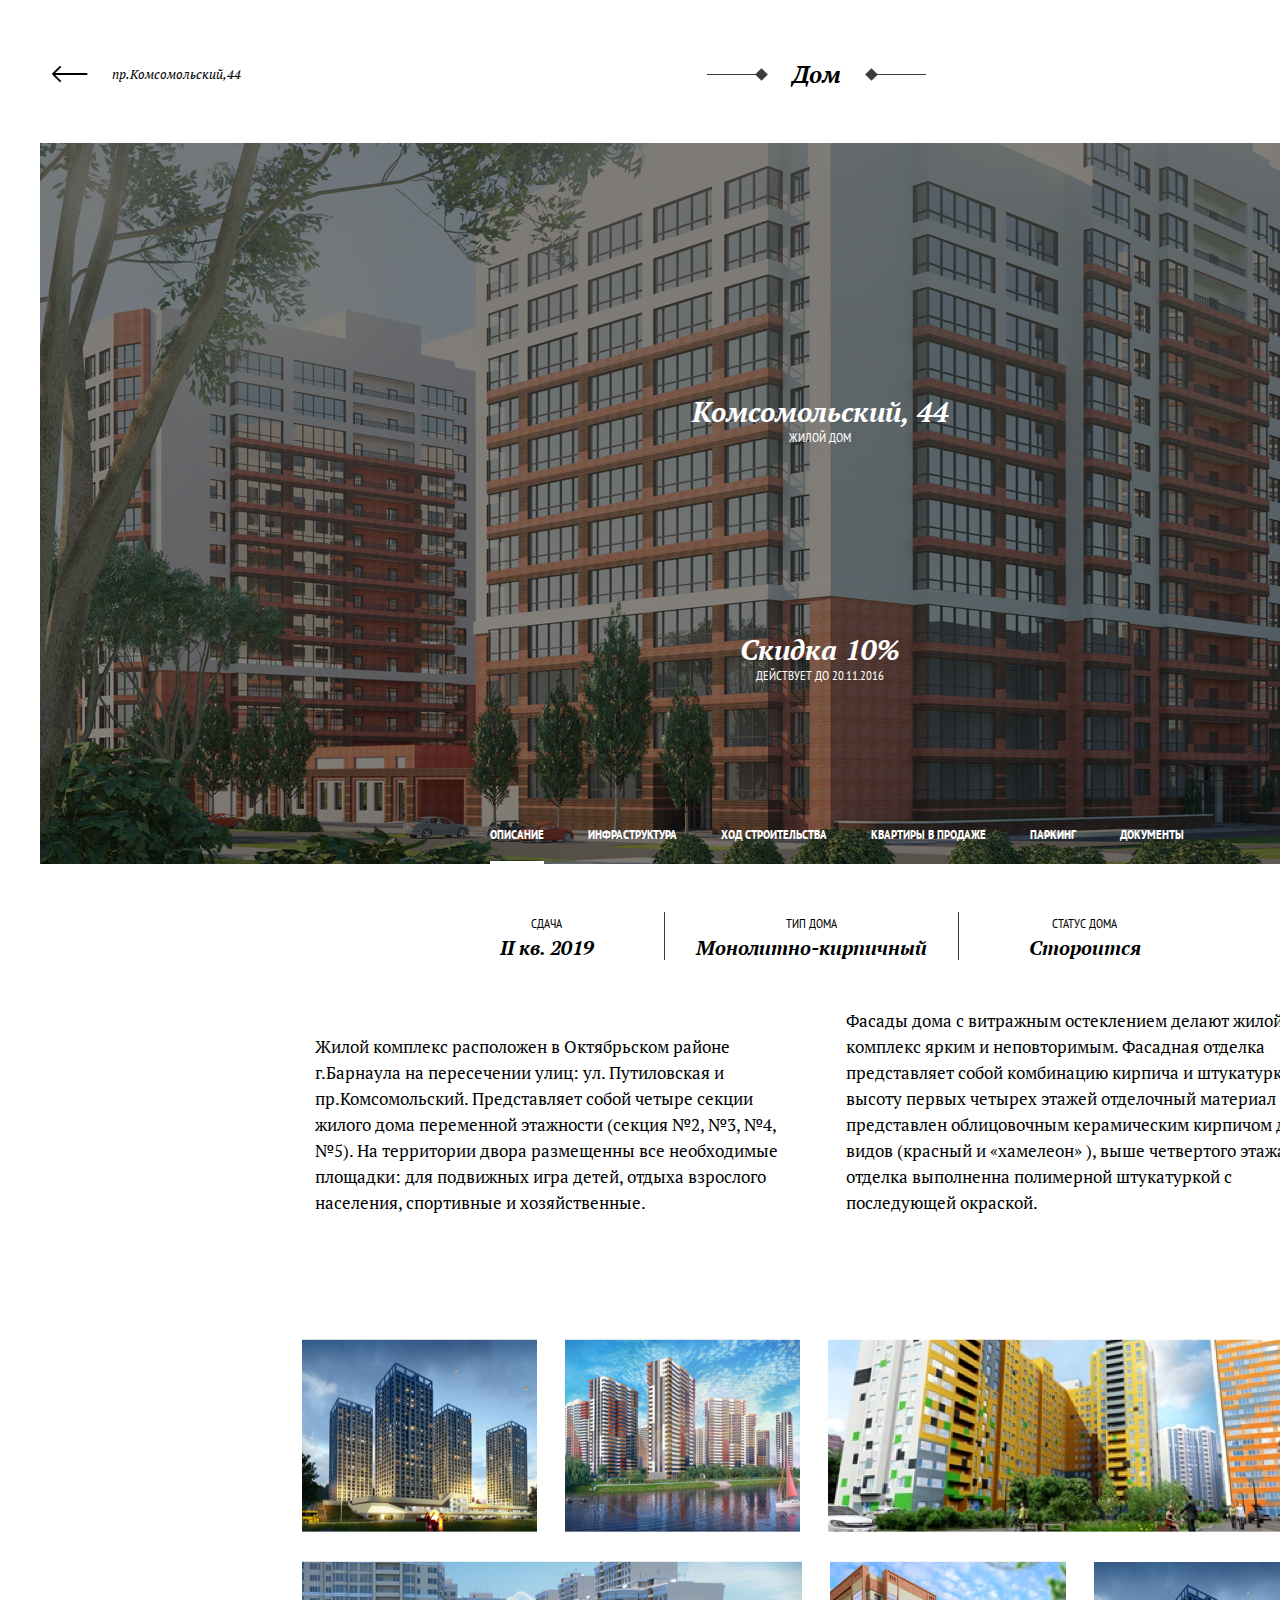
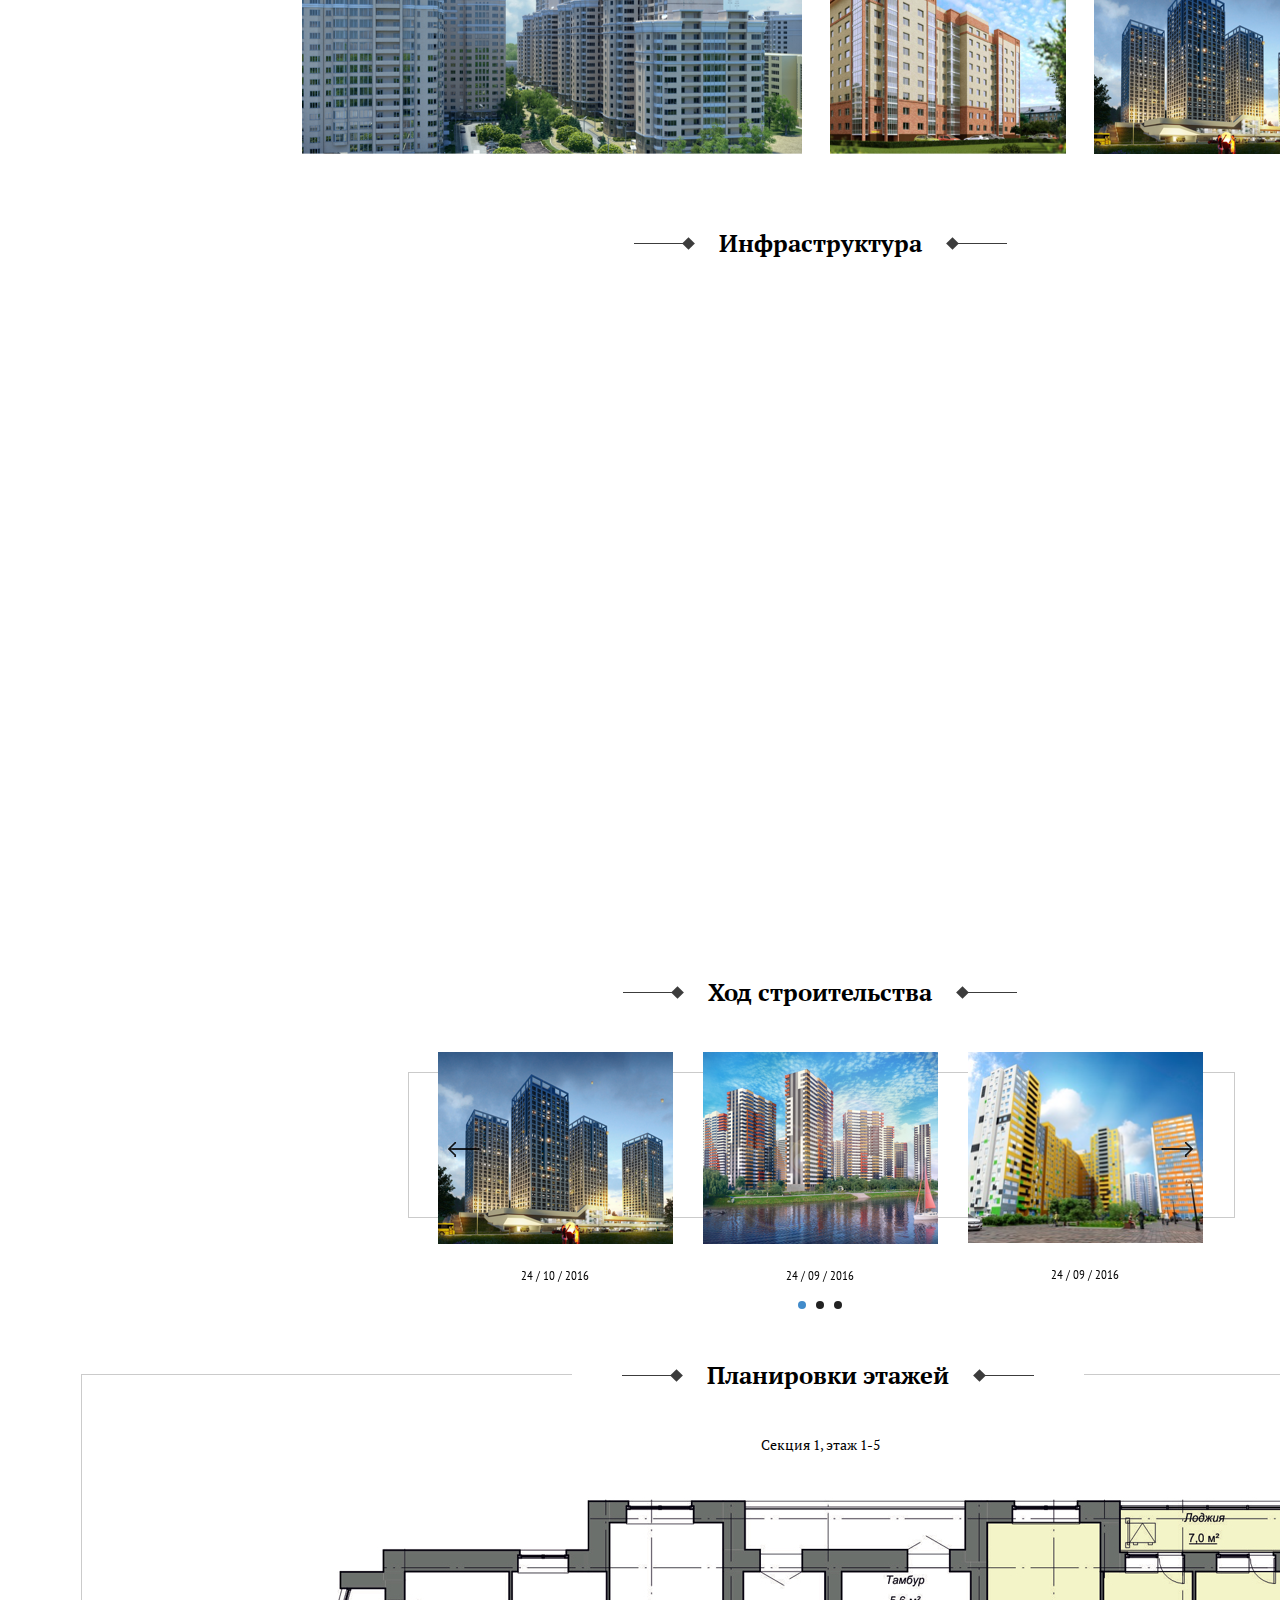
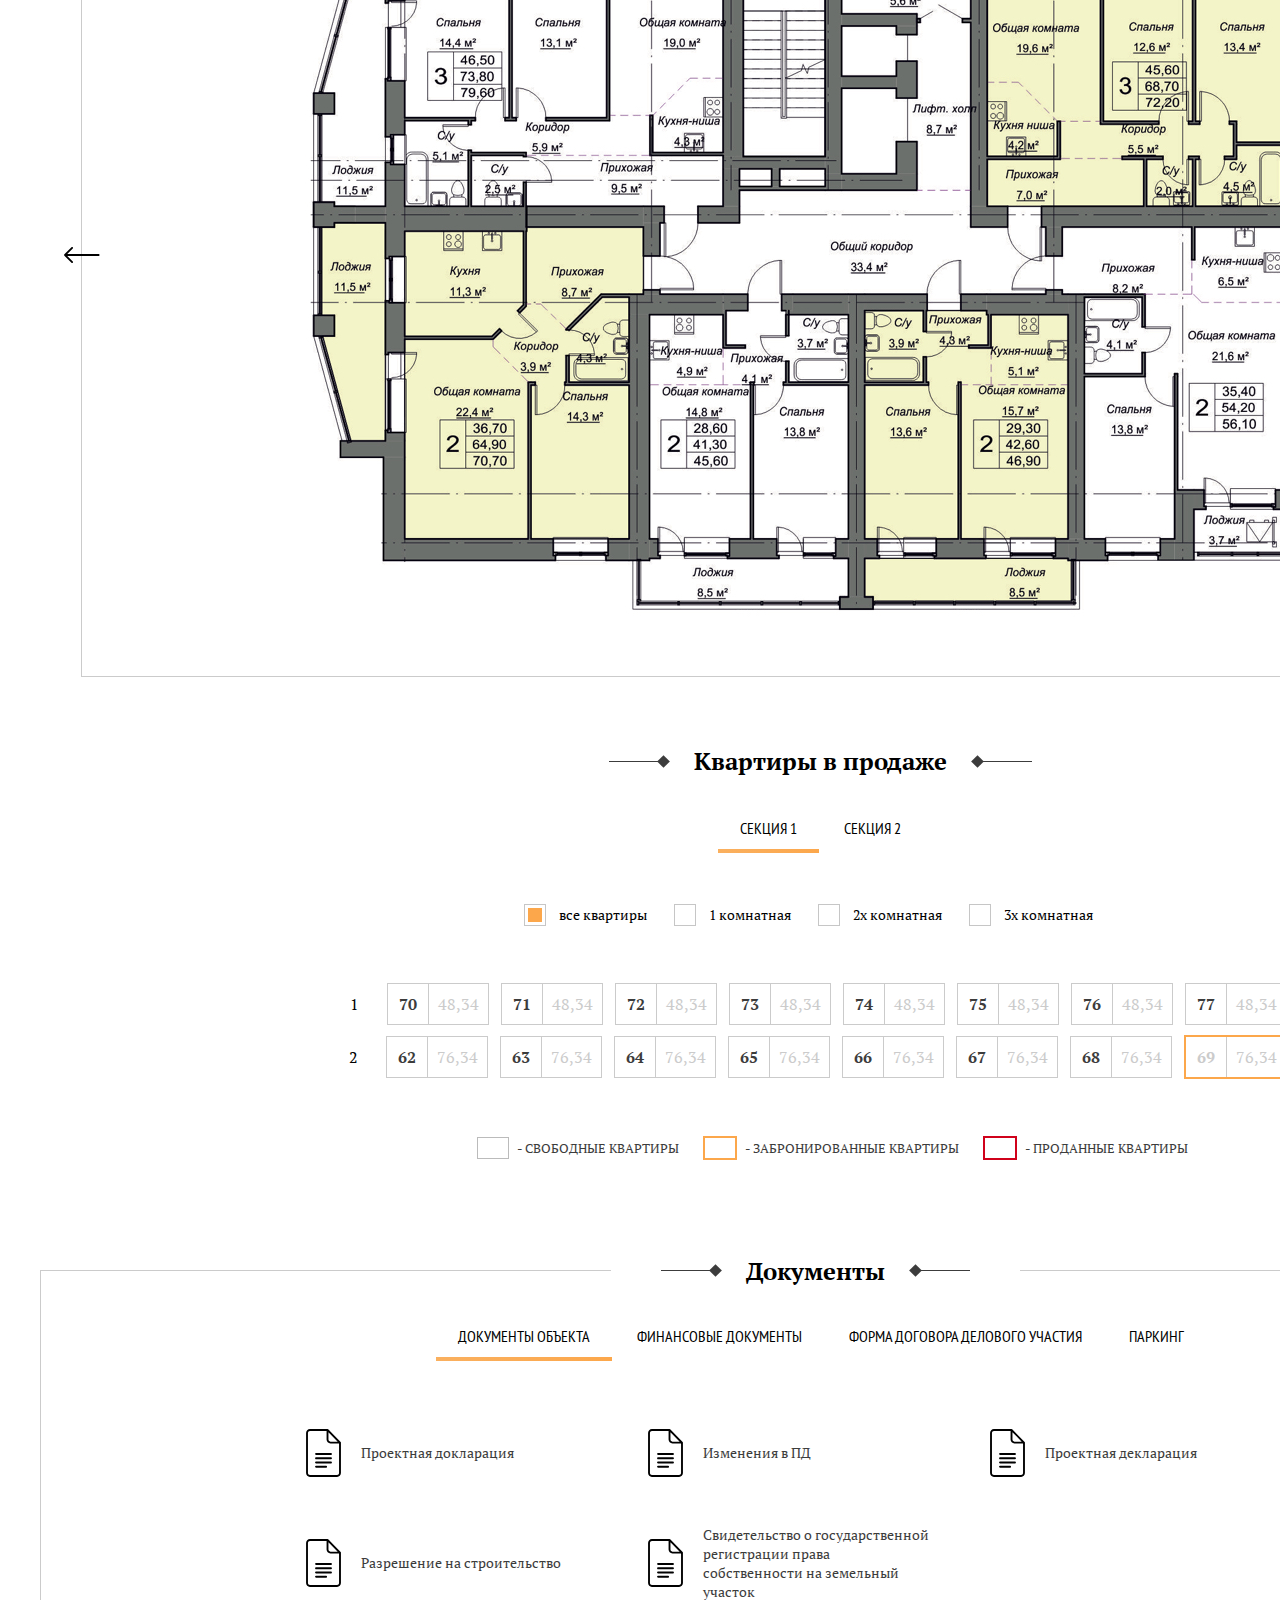
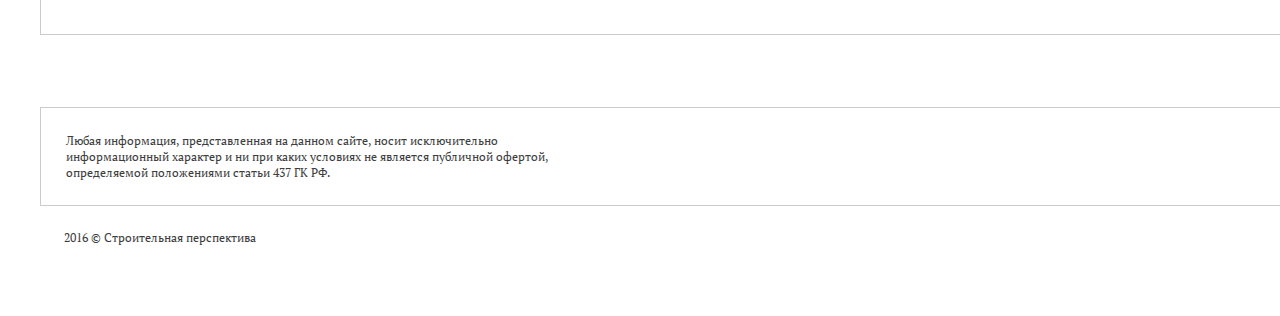
<file: index.html>
<!DOCTYPE html>
<html lang="ru">

<head>
	<meta charset="UTF-8">
	<title>Document</title>
	<link rel="stylesheet" href="css/libs.min.css">
	<link rel="stylesheet" href="css/main.css">
</head>

<body>
	<div id="wrap">
		<header>
			<div id="header__top">
				<div id="header__left_but"><img src="img/arrow left.svg" alt="img"><span>пр.Комсомольский,44</span></div>
				<div class="header__zagolovok">
					<div class="header__line"></div>
					<div class="header__cube"></div>
					<h1>Дом</h1>
					<div class="header__cube"></div>
					<div class="header__line"></div>
				</div>
				<div id="header__right_but"><span>пр.Комсомольский,108</span><img src="img/arrow richt.svg" alt="img"></div>
			</div>

			<div id="header__slider">
				<div class="header__slider__dom">
					<p class="header__slider__dom__h1">
						Комсомольский, 44
					</p>
					<p class="header__slider__dom__h2">
						ЖИЛОЙ ДОМ
					</p>
				</div>
				<div class="header__slider__sale">
					<p class="header__slider__dom__h1">
						Скидка 10%
					</p>
					<p class="header__slider__dom__h2">
						ДЕЙСТВУЕТ ДО 20.11.2016
					</p>
				</div>
				<div class="header__section">
					<a href="#opisanie">
						<div class="header__section__elem header__section__elem__selected">ОПИСАНИЕ</div>
					</a>
					<a href="#infrastructira">
						<div class="header__section__elem">ИНФРАСТРУКТУРА</div>
					</a>
					<a href="#xod_stroitelstva">
						<div class="header__section__elem">ХОД СТРОИТЕЛЬСТВА</div>
					</a>
					<a href="#kvartiri">
						<div class="header__section__elem">КВАРТИРЫ В ПРОДАЖЕ</div>
					</a>
					<a href="#dokumenti">
						<div class="header__section__elem">ПАРКИНГ</div>
					</a>
					<a href="#dokumenti">
						<div class="header__section__elem">ДОКУМЕНТЫ</div>
					</a>
				</div>
			</div>
		</header>

		<!--		Конец шапки        -->
		<a name="opisanie"></a>
		<div class="opisanie">

			<div class="opisanie__1_stroka">
				<div class="opisanie__1_stroka__text_1">
					<p class="opisanie__1_stroka__1_storka">СДАЧА</p>
					<p class="opisanie__1_stroka__2_storka">II кв. 2019</p>
				</div>
				<div class="opisanie__1_stroka__vertical_line"></div>
				<div class="opisanie__1_stroka__text_2">
					<p class="opisanie__1_stroka__1_storka">ТИП ДОМА</p>
					<p class="opisanie__1_stroka__2_storka">Монолитно-кирпичный</p>
				</div>
				<div class="opisanie__1_stroka__vertical_line"></div>
				<div class="opisanie__1_stroka__text_3">
					<p class="opisanie__1_stroka__1_storka">СТАТУС ДОМА</p>
					<p class="opisanie__1_stroka__2_storka">Стороится</p>
				</div>
			</div>

			<div class="opisanie__2_stroka_obzaci">
				<div>
					Жилой комплекс расположен в Октябрьском районе г.Барнаула на пересечении улиц: ул. Путиловская и пр.Комсомольский. Представляет собой четыре секции жилого дома переменной этажности (секция №2, №3, №4, №5). На территории двора размещенны все необходимые площадки: для подвижных игра детей, отдыха взрослого населения, спортивные и хозяйственные.
				</div>
				<div>
					Фасады дома с витражным остеклением делают жилой комплекс ярким и неповторимым. Фасадная отделка представляет собой комбинацию кирпича и штукатурки. На высоту первых четырех этажей отделочный материал представлен облицовочным керамическим кирпичом двух видов (красный и «хамелеон» ), выше четвертого этажа отделка выполненна полимерной штукатуркой с последующей окраской.
				</div>
			</div>

			<div class="opisanie__3_stroka_kartinki">
				<img src="img/Image 1.png" alt="img">
				<img src="img/Image 2.png" alt="img">
				<img src="img/Image 3.png" alt="img">
				<img src="img/Image 4.png" alt="img">
				<img src="img/Image 5.png" alt="img">
				<img src="img/Image 6.png" alt="img">
			</div>

			<a name="infrastructira"></a>
			<div class="infrastructira">
				<div class="infrastructira__zagolovok">
					<div class="header__line"></div>
					<div class="header__cube"></div>
					<h1>Инфраструктура</h1>
					<div class="header__cube"></div>
					<div class="header__line"></div>
				</div>
				<iframe src="https://yandex.ru/map-widget/v1/-/CBU2ZYQpwD" width="1562" height="600" frameborder="0"></iframe>
			</div>

			<a name="xod_stroitelstva"></a>
			<div class="xod_stroitelstva">
				<div class="xod_stroitelstva__zagolovok">
					<div class="header__line"></div>
					<div class="header__cube"></div>
					<h1>Ход строительства</h1>
					<div class="header__cube"></div>
					<div class="header__line"></div>
				</div>

				<div class="infrastructira__slider">
					<div class="infrastructira__slider__obvodka"></div>
					<ul id="content-slider" class="content-slider">
						<li>
							<img src="img/Image slider 1.png">
							<span>24 / 10 / 2016</span>
						</li>
						<li>
							<img src="img/Image slider 2.png">
							<span>24 / 09 / 2016</span>
						</li>
						<li>
							<img src="img/Image slider 3.png">
							<span>24 / 09 / 2016</span>
						</li>
					</ul>

				</div>

			</div>

			<div class="planirovka">
				<div class="planirovka__zagolovok">
					<div class="header__line"></div>
					<div class="header__cube"></div>
					<h1>Планировки этажей</h1>
					<div class="header__cube"></div>
					<div class="header__line"></div>
				</div>

				<p>Секция 1, этаж 1-5</p>
				<img src="img/Plan.jpg" alt="img">

				<img class="planirovka__arrow_l" src="img/arrow left.svg" alt="img">
				<img class="planirovka__arrow_r" src="img/arrow richt.svg" alt="img">

			</div>

			<a name="kvartiri"></a>
			<div class="kvartiri">
				<div class="kvartiri__zagolovok">
					<div class="header__line"></div>
					<div class="header__cube"></div>
					<h1>Квартиры в продаже</h1>
					<div class="header__cube"></div>
					<div class="header__line"></div>
				</div>

				<div class="kvartiri__section">
					<div class="kvartiri__section__elem section_selected">СЕКЦИЯ 1</div>
					<div class="kvartiri__section__elem">СЕКЦИЯ 2</div>
				</div>

				<div class="kvartiri__check_button">
					<form action="" method="post" class="form">
						<div class="form-row">
							<label>
								<input class="checkbox" type="checkbox" name="checkbox_all" checked>
								<span class="checkbox-custom"></span>
								<span class="label">все квартиры</span>
							</label>
						</div>
						<div class="form-row">
							<label>
								<input class="checkbox" type="checkbox" name="checkbox_1k">
								<span class="checkbox-custom"></span>
								<span class="label">1 комнатная</span>
							</label>
						</div>
						<div class="form-row">
							<label>
								<input class="checkbox" type="checkbox" name="checkbox_2k">
								<span class="checkbox-custom"></span>
								<span class="label">2х комнатная</span>
							</label>
						</div>
						<div class="form-row">
							<label>
								<input class="checkbox" type="checkbox" name="checkbox_3k">
								<span class="checkbox-custom"></span>
								<span class="label">3х комнатная</span>
							</label>
						</div>
					</form>
				</div>


				<div class="kvartiri__table_row">
					<div class="kvartiri__table_row__N_row">1</div>
					<div class="kvartiri__table_row__elem">
						<div class="kvartiri__table_row__elem__nomer">70</div>
						<div class="kvartiri__table_row__elem__S">48,34</div>
						<div class="kvartiri__table_row__elem__hover">
							<p>Однокомнатная квартира</p>
							<p>Свободна</p>
							<img src="img/plan_hover.PNG" alt="img">
							<span>54.40 м2</span>
							<span>1 200 000 Р</span>
						</div>
					</div>
					<div class="kvartiri__table_row__elem">
						<div class="kvartiri__table_row__elem__nomer">71</div>
						<div class="kvartiri__table_row__elem__S">48,34</div>
						<div class="kvartiri__table_row__elem__hover">
							<p>Однокомнатная квартира</p>
							<p>Свободна</p>
							<img src="img/plan_hover.PNG" alt="img">
							<span>54.40 м2</span>
							<span>1 200 000 Р</span>
						</div>
					</div>
					<div class="kvartiri__table_row__elem">
						<div class="kvartiri__table_row__elem__nomer">72</div>
						<div class="kvartiri__table_row__elem__S">48,34</div>
						<div class="kvartiri__table_row__elem__hover">
							<p>Однокомнатная квартира</p>
							<p>Свободна</p>
							<img src="img/plan_hover.PNG" alt="img">
							<span>54.40 м2</span>
							<span>1 200 000 Р</span>
						</div>
					</div>
					<div class="kvartiri__table_row__elem">
						<div class="kvartiri__table_row__elem__nomer">73</div>
						<div class="kvartiri__table_row__elem__S">48,34</div>
						<div class="kvartiri__table_row__elem__hover">
							<p>Однокомнатная квартира</p>
							<p>Свободна</p>
							<img src="img/plan_hover.PNG" alt="img">
							<span>54.40 м2</span>
							<span>1 200 000 Р</span>
						</div>
					</div>
					<div class="kvartiri__table_row__elem">
						<div class="kvartiri__table_row__elem__nomer">74</div>
						<div class="kvartiri__table_row__elem__S">48,34</div>
						<div class="kvartiri__table_row__elem__hover">
							<p>Однокомнатная квартира</p>
							<p>Свободна</p>
							<img src="img/plan_hover.PNG" alt="img">
							<span>54.40 м2</span>
							<span>1 200 000 Р</span>
						</div>
					</div>
					<div class="kvartiri__table_row__elem">
						<div class="kvartiri__table_row__elem__nomer">75</div>
						<div class="kvartiri__table_row__elem__S">48,34</div>
						<div class="kvartiri__table_row__elem__hover">
							<p>Однокомнатная квартира</p>
							<p>Свободна</p>
							<img src="img/plan_hover.PNG" alt="img">
							<span>54.40 м2</span>
							<span>1 200 000 Р</span>
						</div>
					</div>
					<div class="kvartiri__table_row__elem">
						<div class="kvartiri__table_row__elem__nomer">76</div>
						<div class="kvartiri__table_row__elem__S">48,34</div>
						<div class="kvartiri__table_row__elem__hover">
							<p>Однокомнатная квартира</p>
							<p>Свободна</p>
							<img src="img/plan_hover.PNG" alt="img">
							<span>54.40 м2</span>
							<span>1 200 000 Р</span>
						</div>
					</div>
					<div class="kvartiri__table_row__elem">
						<div class="kvartiri__table_row__elem__nomer">77</div>
						<div class="kvartiri__table_row__elem__S">48,34</div>
						<div class="kvartiri__table_row__elem__hover">
							<p>Однокомнатная квартира</p>
							<p>Свободна</p>
							<img src="img/plan_hover.PNG" alt="img">
							<span>54.40 м2</span>
							<span>1 200 000 Р</span>
						</div>
					</div>
				</div>

				<div class="kvartiri__table_row">
					<div class="kvartiri__table_row__N_row">2</div>
					<div class="kvartiri__table_row__elem">
						<div class="kvartiri__table_row__elem__nomer">62</div>
						<div class="kvartiri__table_row__elem__S">76,34</div>
						<div class="kvartiri__table_row__elem__hover">
							<p>Однокомнатная квартира</p>
							<p>Свободна</p>
							<img src="img/plan_hover.PNG" alt="img">
							<span>54.40 м2</span>
							<span>1 200 000 Р</span>
						</div>
					</div>
					<div class="kvartiri__table_row__elem">
						<div class="kvartiri__table_row__elem__nomer">63</div>
						<div class="kvartiri__table_row__elem__S">76,34</div>
						<div class="kvartiri__table_row__elem__hover">
							<p>Однокомнатная квартира</p>
							<p>Свободна</p>
							<img src="img/plan_hover.PNG" alt="img">
							<span>54.40 м2</span>
							<span>1 200 000 Р</span>
						</div>
					</div>
					<div class="kvartiri__table_row__elem">
						<div class="kvartiri__table_row__elem__nomer">64</div>
						<div class="kvartiri__table_row__elem__S">76,34</div>
						<div class="kvartiri__table_row__elem__hover">
							<p>Однокомнатная квартира</p>
							<p>Свободна</p>
							<img src="img/plan_hover.PNG" alt="img">
							<span>54.40 м2</span>
							<span>1 200 000 Р</span>
						</div>
					</div>
					<div class="kvartiri__table_row__elem">
						<div class="kvartiri__table_row__elem__nomer">65</div>
						<div class="kvartiri__table_row__elem__S">76,34</div>
						<div class="kvartiri__table_row__elem__hover">
							<p>Однокомнатная квартира</p>
							<p>Свободна</p>
							<img src="img/plan_hover.PNG" alt="img">
							<span>54.40 м2</span>
							<span>1 200 000 Р</span>
						</div>
					</div>
					<div class="kvartiri__table_row__elem">
						<div class="kvartiri__table_row__elem__nomer">66</div>
						<div class="kvartiri__table_row__elem__S">76,34</div>
						<div class="kvartiri__table_row__elem__hover">
							<p>Однокомнатная квартира</p>
							<p>Свободна</p>
							<img src="img/plan_hover.PNG" alt="img">
							<span>54.40 м2</span>
							<span>1 200 000 Р</span>
						</div>
					</div>
					<div class="kvartiri__table_row__elem">
						<div class="kvartiri__table_row__elem__nomer">67</div>
						<div class="kvartiri__table_row__elem__S">76,34</div>
						<div class="kvartiri__table_row__elem__hover">
							<p>Однокомнатная квартира</p>
							<p>Свободна</p>
							<img src="img/plan_hover.PNG" alt="img">
							<span>54.40 м2</span>
							<span>1 200 000 Р</span>
						</div>
					</div>
					<div class="kvartiri__table_row__elem">
						<div class="kvartiri__table_row__elem__nomer">68</div>
						<div class="kvartiri__table_row__elem__S">76,34</div>
						<div class="kvartiri__table_row__elem__hover">
							<p>Однокомнатная квартира</p>
							<p>Свободна</p>
							<img src="img/plan_hover.PNG" alt="img">
							<span>54.40 м2</span>
							<span>1 200 000 Р</span>
						</div>
					</div>
					<div class="kvartiri__table_row__elem zabronirovano">
						<div class="kvartiri__table_row__elem__nomer">69</div>
						<div class="kvartiri__table_row__elem__S">76,34</div>
						<div class="kvartiri__table_row__elem__hover">
							<p>Однокомнатная квартира</p>
							<p>Свободна</p>
							<img src="img/plan_hover.PNG" alt="img">
							<span>54.40 м2</span>
							<span>1 200 000 Р</span>
						</div>
					</div>
				</div>

				<div class="kvartiri__uslovnie_oboznach">
					<div class="kvartiri__uslovnie_oboznach__elem"></div>
					<span>- СВОБОДНЫЕ КВАРТИРЫ</span>
					<div class="kvartiri__uslovnie_oboznach__elem zabronirovano"></div>
					<span>- ЗАБРОНИРОВАННЫЕ КВАРТИРЫ</span>
					<div class="kvartiri__uslovnie_oboznach__elem prodano"></div>
					<span>- ПРОДАННЫЕ КВАРТИРЫ</span>
				</div>
			</div>

			<a name="dokumenti"></a>
			<div class="dokumenti">
				<div class="dokumenti__zagolovok">
					<div class="header__line"></div>
					<div class="header__cube"></div>
					<h1>Документы</h1>
					<div class="header__cube"></div>
					<div class="header__line"></div>
				</div>

				<div class="dokumenti__section">
					<div class="dokumenti__section__elem section_selected" id="dokumenti__section__elem1">ДОКУМЕНТЫ ОБЪЕКТА</div>
					<div class="dokumenti__section__elem" id="dokumenti__section__elem2">ФИНАНСОВЫЕ ДОКУМЕНТЫ</div>
					<div class="dokumenti__section__elem" id="dokumenti__section__elem3">ФОРМА ДОГОВОРА ДЕЛОВОГО УЧАСТИЯ</div>
					<div class="dokumenti__section__elem" id="dokumenti__section__elem4">ПАРКИНГ</div>
				</div>

				<div class="dokumenti__docs" id="dokumenti__box1">
					<div class="dokumenti__docs__elem">
						<img src="img/docs.svg" alt="img">
						<span>Проектная докларация</span>
					</div>
					<div class="dokumenti__docs__elem">
						<img src="img/docs.svg" alt="img">
						<span>Изменения в ПД</span>
					</div>
					<div class="dokumenti__docs__elem">
						<img src="img/docs.svg" alt="img">
						<span>Проектная декларация</span>
					</div>
					<div class="dokumenti__docs__elem">
						<img src="img/docs.svg" alt="img">
						<span>Разрешение на строительство</span>
					</div>
					<div class="dokumenti__docs__elem">
						<img src="img/docs.svg" alt="img">
						<span>Свидетельство о государственной регистрации права собственности на земельный участок</span>
					</div>
				</div>

				<div class="dokumenti__docs" id="dokumenti__box2">
					<div class="dokumenti__docs__elem">
						<img src="img/docs.svg" alt="img">
						<span>Финансовы документы 1</span>
					</div>
					<div class="dokumenti__docs__elem">
						<img src="img/docs.svg" alt="img">
						<span>Финансовы документы 2</span>
					</div>
					<div class="dokumenti__docs__elem">
						<img src="img/docs.svg" alt="img">
						<span>Финансовы документы 3</span>
					</div>
					<div class="dokumenti__docs__elem">
						<img src="img/docs.svg" alt="img">
						<span>Финансовы документы 4</span>
					</div>
					<div class="dokumenti__docs__elem">
						<img src="img/docs.svg" alt="img">
						<span>Финансовы документы 5</span>
					</div>
				</div>

				<div class="dokumenti__docs" id="dokumenti__box3">
					<div class="dokumenti__docs__elem">
						<img src="img/docs.svg" alt="img">
						<span>Форма договор 1</span>
					</div>
					<div class="dokumenti__docs__elem">
						<img src="img/docs.svg" alt="img">
						<span>Форма договор 2</span>
					</div>
					<div class="dokumenti__docs__elem">
						<img src="img/docs.svg" alt="img">
						<span>Форма договор 3</span>
					</div>
					<div class="dokumenti__docs__elem">
						<img src="img/docs.svg" alt="img">
						<span>Форма договор 4</span>
					</div>
				</div>

				<div class="dokumenti__docs" id="dokumenti__box4">
					<div class="dokumenti__docs__elem">
						<img src="img/docs.svg" alt="img">
						<span>Паркинг 1</span>
					</div>
					<div class="dokumenti__docs__elem">
						<img src="img/docs.svg" alt="img">
						<span>Паркинг 2</span>
					</div>
					<div class="dokumenti__docs__elem">
						<img src="img/docs.svg" alt="img">
						<span>Паркинг 3</span>
					</div>
					<div class="dokumenti__docs__elem">
						<img src="img/docs.svg" alt="img">
						<span>Паркинг 4</span>
					</div>
					<div class="dokumenti__docs__elem">
						<img src="img/docs.svg" alt="img">
						<span>Паркинг 5</span>
					</div>
				</div>
			</div>

		</div>

		<footer>
			<div class="footer_div">
				<div><a href="#form" class="footer__login">ВХОД ДЛЯ РИЭЛТОРОВ</a></div>
				<div>
					Любая информация, представленная на данном сайте, носит исключительно информационный характер и ни при каких условиях не является публичной офертой, определяемой положениями статьи 437 ГК РФ.
				</div>
			</div>

			<div class="footer_div2">
				<span>2016 © Строительная перспектива</span>
				<span>Разработка сайта - ADN Digital Studio</span>
			</div>

			<div class="hidden">
				<form id="form">
					<div class="form__title">
						<div>Вход для риэлторов</div>
					</div>
					<label for="login">ЛОГИН</label><br>
					<input type="text" name="login" id="login" class="form_input" placeholder="Укажите ваш логин">
					<label for="pass">ПАРОЛЬ</label><br>
					<input type="text" name="pass" id="pass" class="form_input" placeholder="Укажите ваш пароль">
					<button class="form__btn_login">ВОЙТИ</button>
				</form>
			</div>

		</footer>
	</div>


	<script src="js/libs.min.js"></script>
	<script src="js/common.js"></script>
</body>

</html>
</file>
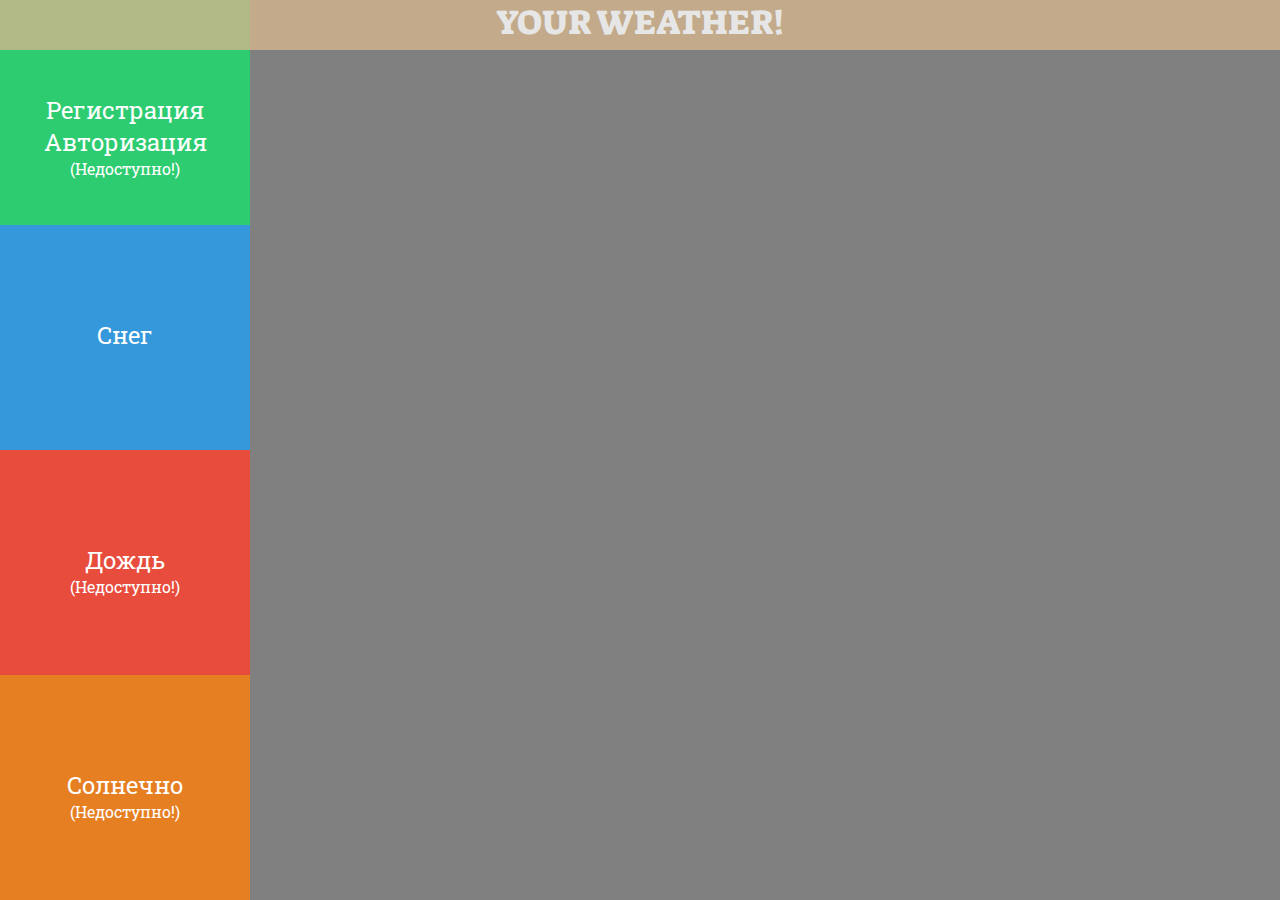
<file: example2/index.html>
<!DOCTYPE html>
<html>

<head>
	<meta http-equiv="Content-Type" content="text/html;charset=utf-8">
	<title>Exemple</title>
	<link rel="stylesheet" href="css/styles.css" type="text/css" charset="utf-8">
	<link href="img/favicon.ico" rel="shortcut icon" type="image/x-icon">
	<script src="https://ajax.googleapis.com/ajax/libs/jquery/3.2.1/jquery.min.js"></script>
	<script src="scripts/snow.js"></script>
</head>

<body>

	<header>
		<p>YOUR WEATHER!</p>
	</header>

	<div id="wrap">
		<aside>
			<div id="green">
				<p>Регистрация<br>Авторизация</p>
				<p class="smallFont">(Недоступно!)</p>
			</div>
			<div id="blue">
				<p>Снег</p>
			</div>
			<div id="red">
				<p>Дождь</p>
				<p class="smallFont">(Недоступно!)</p>
			</div>
			<div id="orange">
				<p>Солнечно</p>
				<p class="smallFont">(Недоступно!)</p>
			</div>
		</aside>
		<section id="content">
		</section>
	</div>

</body>

</html>
</file>
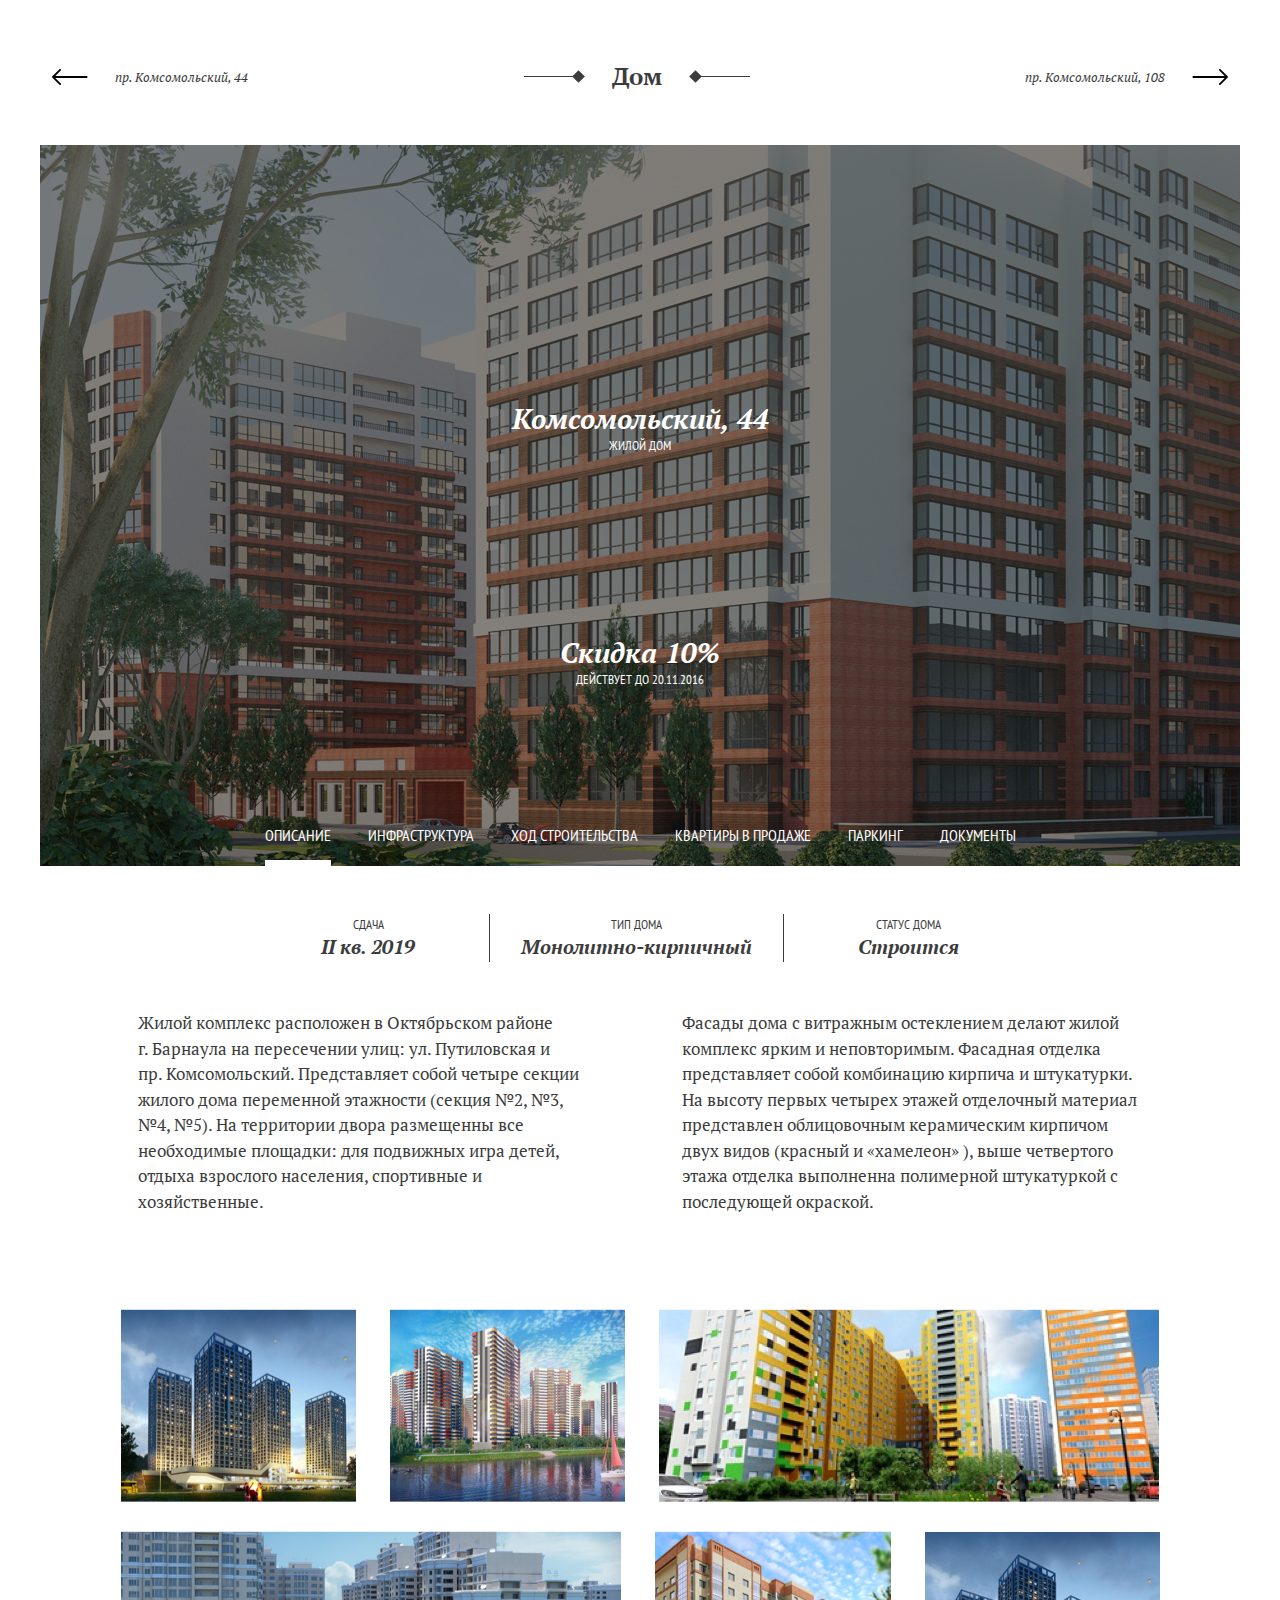
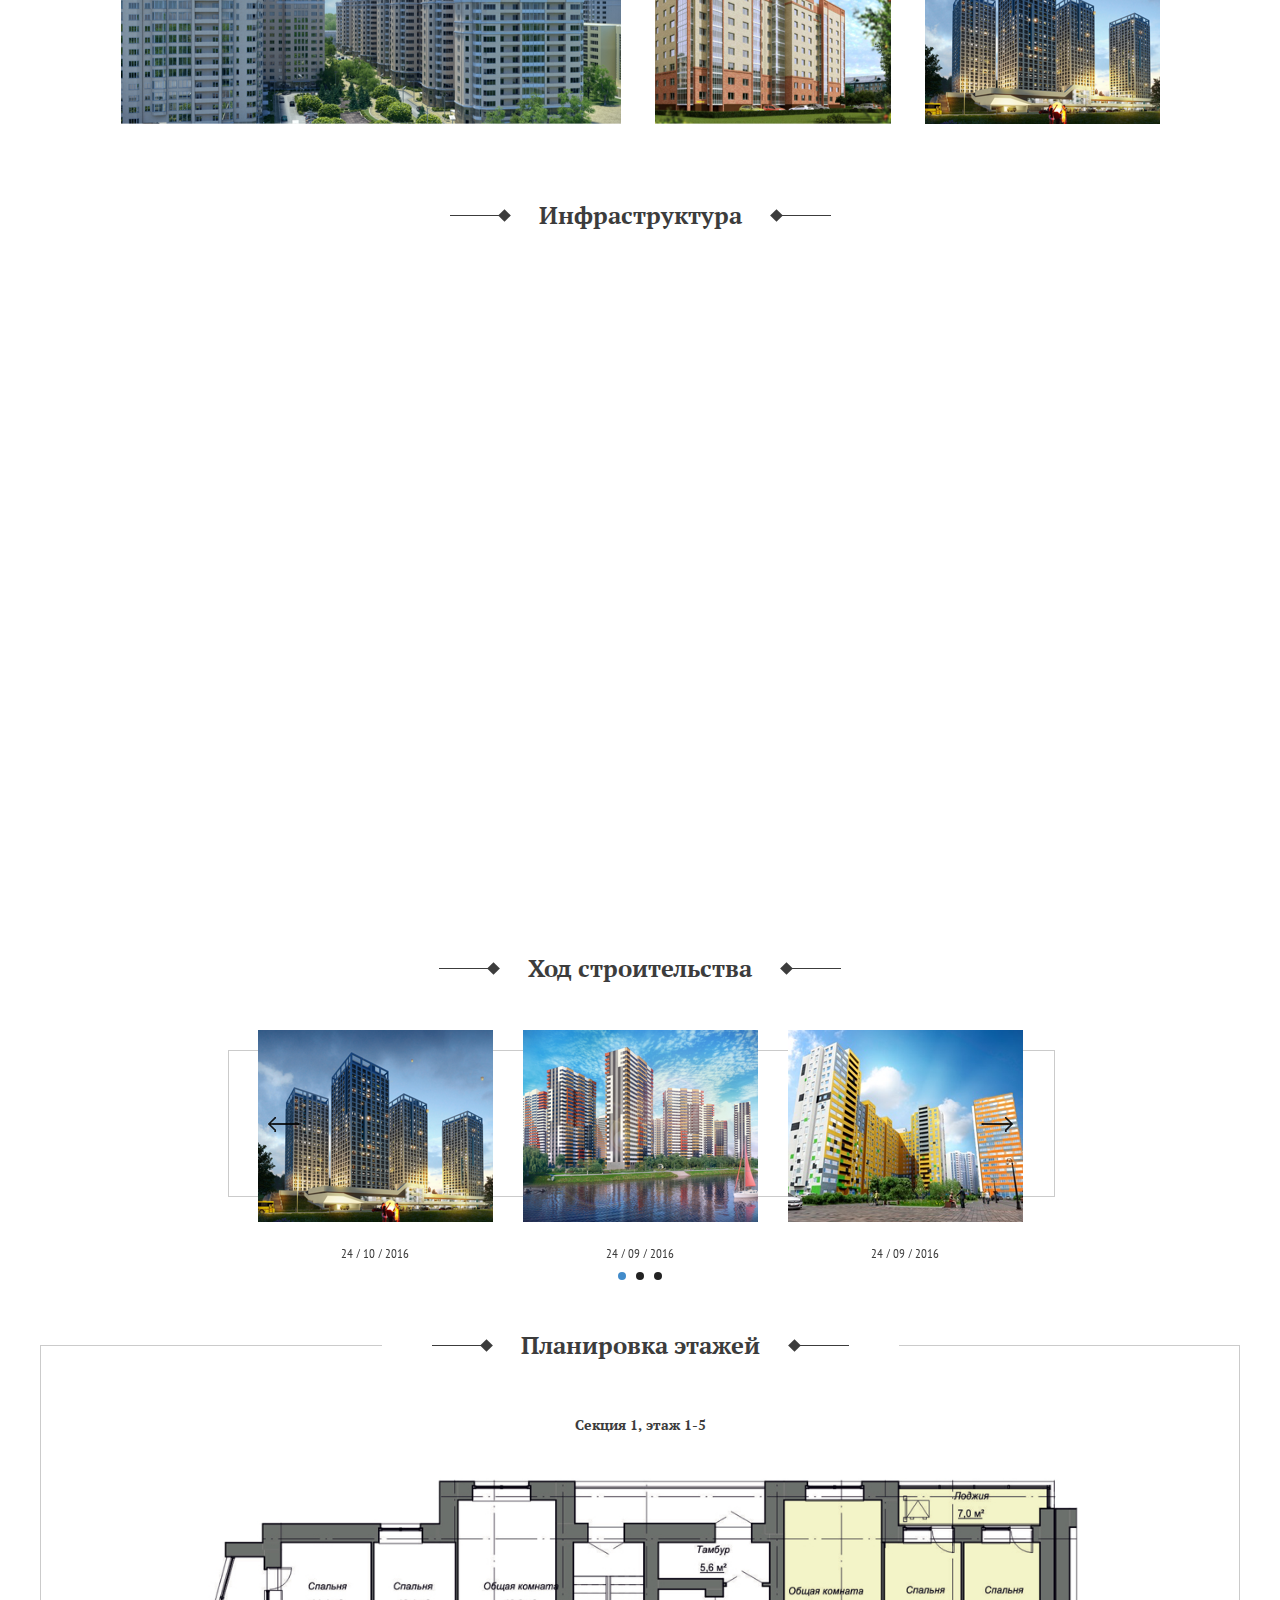
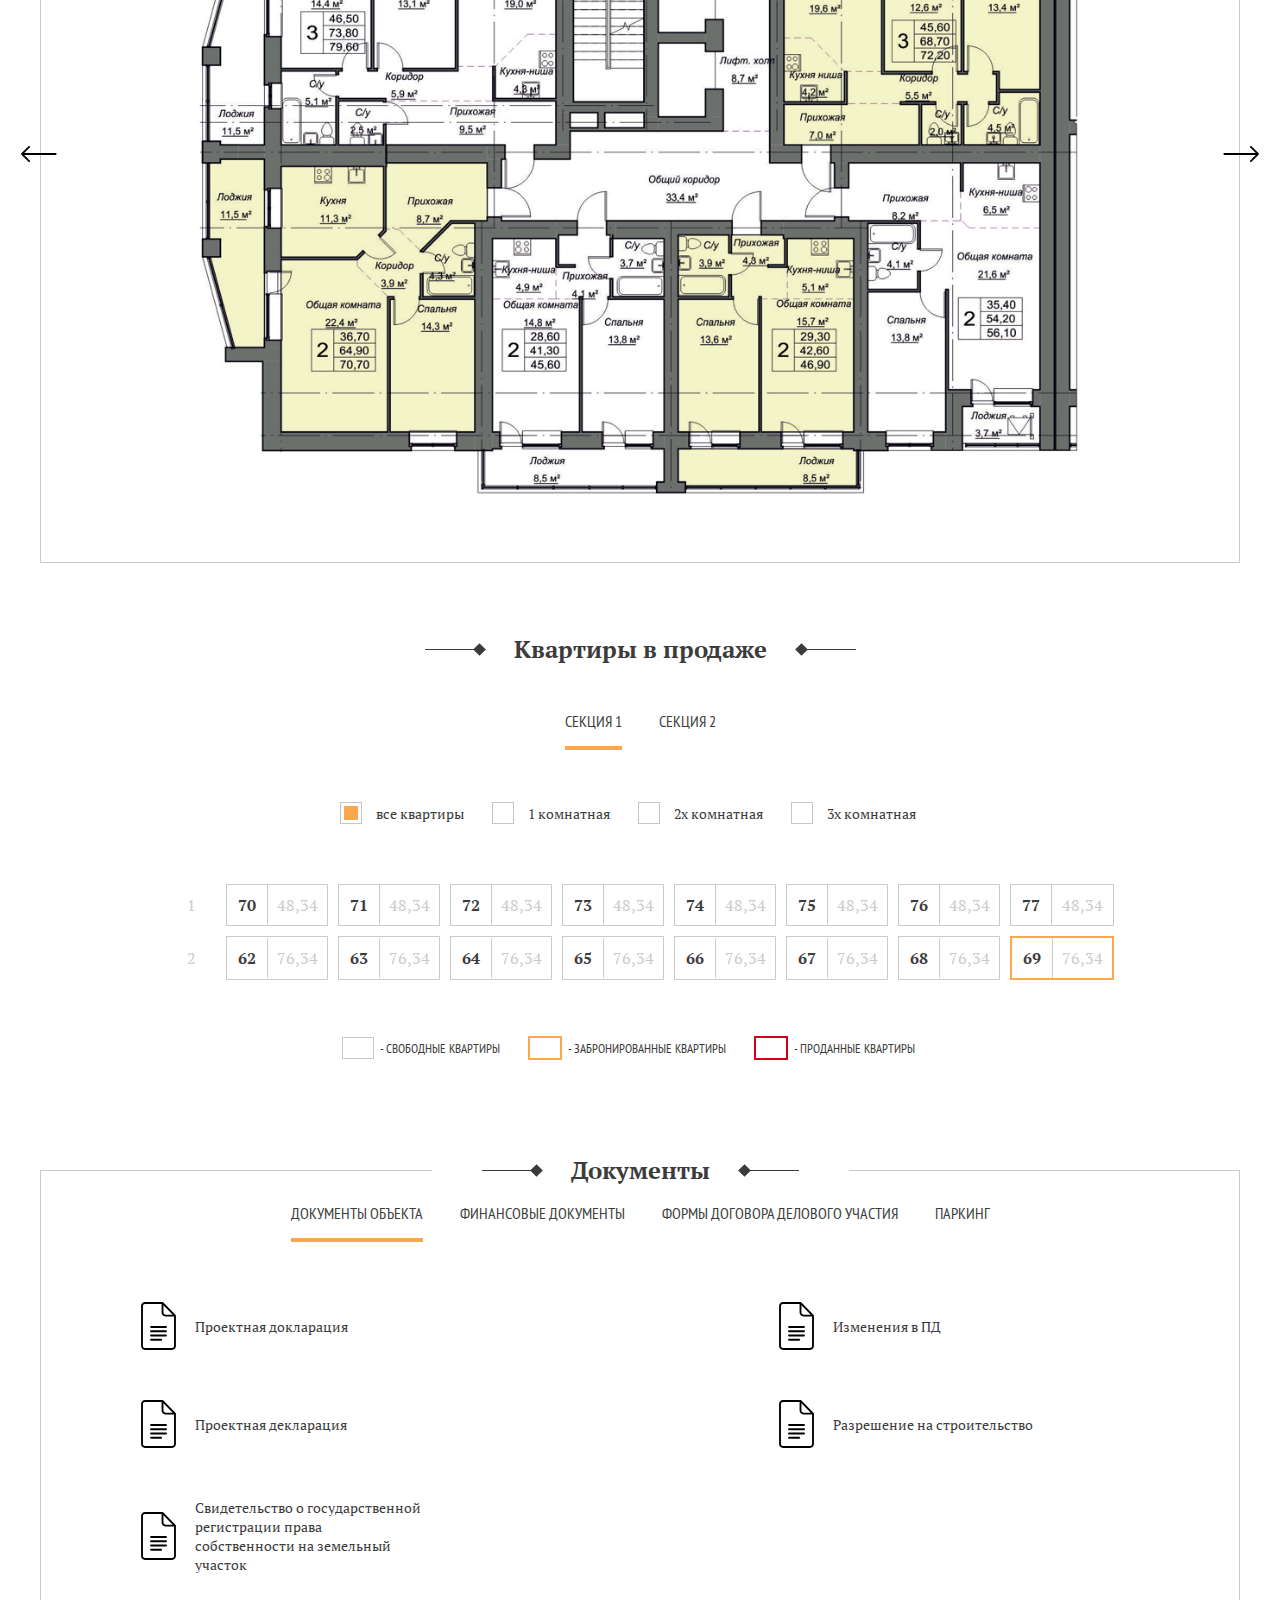
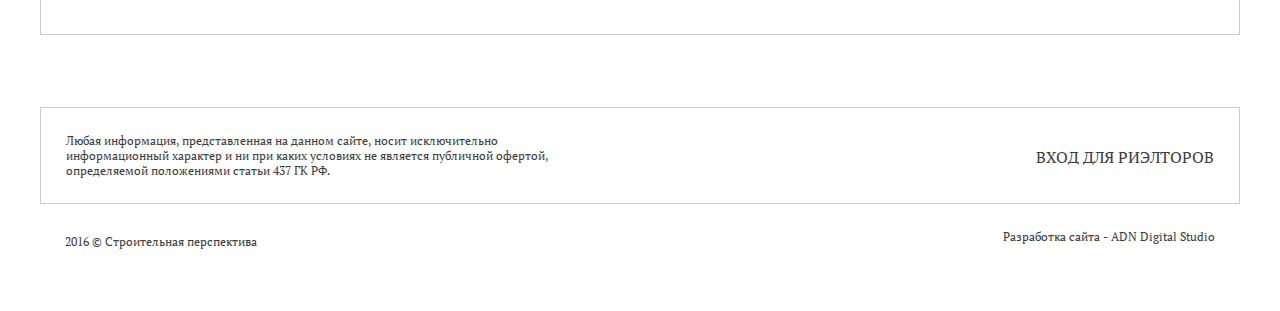
<file: version2/index.html>
<!DOCTYPE html>
<html lang="ru">

<head>
	<meta charset="UTF-8">
	<title>TEST</title>
	<link rel="stylesheet" href="css/libs.min.css">
	<link rel="stylesheet" href="css/main.css">
</head>

<body>
	<div class="wrap-main">
		<header class="header-main">
			<div class="header-main__title">
				<div class="header-main__prev">
					<img class="header-main__arrow-img" src="img/arrow left.svg" alt="img">
					<span class="header-main__arrow-text">пр. Комсомольский, 44</span>
				</div>

				<div class="title">
					<div class="title__line"></div><div class="title__cube"></div>
					<h1 class="title__h1">Дом</h1>
					<div class="title__cube"></div><div class="title__line"></div>
				</div>

				<div class="header-main__next">
					<span class="header-main__arrow-text">пр. Комсомольский, 108</span>
					<img class="header-main__arrow-img" src="img/arrow richt.svg" alt="img">
				</div>
			</div>

			<div class="header-main__cont">
				<h1 class="header-main__h1 header-main__h1_padding-top_255"> Комсомольский, 44</h1>
				<h3 class="h3 header-main__h3">ЖИЛОЙ ДОМ</h3>
				<h1 class="header-main__h1 header-main__h1_padding-top_186">Скидка 10%</h1>
				<h3 class="h3 header-main__h3">ДЕЙСТВУЕТ ДО 20.11.2016</h3>

				<nav class="navigation navigation_position_bottom">
					<ul>
						<li class="navigation__elem navigation__elem_selected"><a class="navigation__a navigation__a_text-color_white" href="#description">ОПИСАНИЕ</a></li>
						<li class="navigation__elem"><a class="navigation__a navigation__a_text-color_white" href="#infrastructure">ИНФРАСТРУКТУРА</a></li>
						<li class="navigation__elem"><a class="navigation__a navigation__a_text-color_white" href="#construction">ХОД СТРОИТЕЛЬСТВА</a></li>
						<li class="navigation__elem"><a class="navigation__a navigation__a_text-color_white" href="#apartments">КВАРТИРЫ В ПРОДАЖЕ</a></li>
						<li class="navigation__elem"><a class="navigation__a navigation__a_text-color_white" href="#docs">ПАРКИНГ</a></li>
						<li class="navigation__elem"><a class="navigation__a navigation__a_text-color_white" href="#docs">ДОКУМЕНТЫ</a></li>
					</ul>
				</nav>
			</div>

		</header>

		<main class="main">
			<a name="description"></a>
			<div class="description">

				<header class="desc-header">
					<div class="desc-header__elem">
						<h3 class="h3">СДАЧА</h3>
						<h2 class="h2">II кв. 2019</h2>
					</div>
					<div class="desc-header__elem desc-header__elem_position_center">
						<h3 class="h3">ТИП ДОМА</h3>
						<h2 class="h2">Монолитно-кирпичный</h2>
					</div>
					<div class="desc-header__elem">
						<h3 class="h3">СТАТУС ДОМА</h3>
						<h2 class="h2">Строится</h2>
					</div>
				</header>

				<section class="desc-text">
					<p class="desc-text__p">
						Жилой комплекс расположен в Октябрьском районе г.&nbspБарнаула на пересечении улиц: ул. Путиловская и пр.&nbspКомсомольский. Представляет собой четыре секции жилого дома переменной этажности (секция №2, №3, №4, №5). На территории двора размещенны все необходимые площадки: для подвижных игра детей, отдыха взрослого населения, спортивные и хозяйственные.
					</p>
					<p class="desc-text__p">
						Фасады дома с витражным остеклением делают жилой комплекс ярким и неповторимым. Фасадная отделка представляет собой комбинацию кирпича и штукатурки. На высоту первых четырех этажей отделочный материал представлен облицовочным керамическим кирпичом двух видов (красный и «хамелеон» ), выше четвертого этажа отделка выполненна полимерной штукатуркой с последующей окраской.
					</p>
				</section>

				<section class="desc-img">
					<div class="desc-img__row">
						<img src="img/Image 1.png" alt="img" class="desc-img__img">
						<img src="img/Image 2.png" alt="img" class="desc-img__img">
						<img src="img/Image 3.png" alt="img" class="desc-img__img">
					</div>
					<div class="desc-img__row">
						<img src="img/Image 4.png" alt="img" class="desc-img__img">
						<img src="img/Image 5.png" alt="img" class="desc-img__img">
						<img src="img/Image 6.png" alt="img" class="desc-img__img">
					</div>
				</section>
			</div>
			
			<a name="infrastructure"></a>
			<div class="infrastructure">
				<div class="title title_position_normal">
					<div class="title__line"></div><div class="title__cube"></div>
					<h1 class="title__h1">Инфраструктура</h1>
					<div class="title__cube"></div><div class="title__line"></div>
				</div>

				<iframe src="https://yandex.ru/map-widget/v1/?um=constructor%3A1f4b71e3a116dc3318c541d8cd13c4d601a00cd236e8bbdf1f04d41f47860c5b&amp;source=constructor" width="100%" height="600px" frameborder="0">
				</iframe>
			</div>
		
			<a name="construction"></a>
			<div class="construction">
				<div class="title title_position_normal">
					<div class="title__line"></div><div class="title__cube"></div>
					<h1 class="title__h1">Ход строительства</h1>
					<div class="title__cube"></div><div class="title__line"></div>
				</div>
				
				<section class="slider">
					<div class="slider__background"></div>
					<ul id="content-slider" class="content-slider">
						<li class="slider__elem">
							<img class="slider__img" src="img/Image slider 1.png">
							<span class="slider__text">24 / 10 / 2016</span>
						</li>
						<li class="slider__elem">
							<img class="slider__img" src="img/Image slider 2.png">
							<span class="slider__text">24 / 09 / 2016</span>
						</li>
						<li class="slider__elem">
							<img class="slider__img" src="img/Image slider 3.png">
							<span class="slider__text">24 / 09 / 2016</span>
						</li>
					</ul>
				</section>
				
			</div>

			<div class="plan">
				<div class="title title_position_on-border">
					<div class="title__line"></div><div class="title__cube"></div>
					<h1 class="title__h1">Планировка этажей</h1>
					<div class="title__cube"></div><div class="title__line"></div>
				</div>

				<h4 class="h4 plan__h4">Секция 1, этаж 1-5</h4>
				<img class="plan__img" src="img/Plan.jpg" alt="img">
				<img src="img/arrow left.svg" alt="img" class="plan__prev">
				<img src="img/arrow richt.svg" alt="img" class="plan__next">
			</div>
			
			<a name="apartments"></a>
			<div class="apartments">
				<div class="title title_position_normal">
					<div class="title__line"></div><div class="title__cube"></div>
					<h1 class="title__h1">Квартиры в продаже</h1>
					<div class="title__cube"></div><div class="title__line"></div>
				</div>

				<nav class="navigation">
					<ul>
						<li class="navigation__elem navigation__elem_style_border-orange navigation__elem_selected_orange"><a class="navigation__a" href="#0">СЕКЦИЯ 1</a></li>
						<li class="navigation__elem navigation__elem_style_border-orange"><a class="navigation__a" href="#0">СЕКЦИЯ 2</a></li>
					</ul>
				</nav>

				<section class="check-section check-section_pos-50">
					<form action="" method="post">
						<input class="check-section__checkbox" type="checkbox" name="checkbox_all" id="checkbox_all" checked>
						<label for="checkbox_all" class="check-section__fake-box"></label>
						<label for="checkbox_all" class="check-section__label">все квартиры</label>

						<input class="check-section__checkbox" type="checkbox" name="checkbox_1k" id="checkbox_1k">
						<label for="checkbox_1k" class="check-section__fake-box"></label>
						<label for="checkbox_1k" class="check-section__label">1 комнатная</label>

						<input class="check-section__checkbox" type="checkbox" name="checkbox_2k" id="checkbox_2k">
						<label for="checkbox_2k" class="check-section__fake-box"></label>
						<label for="checkbox_2k" class="check-section__label">2х комнатная</label>

						<input class="check-section__checkbox" type="checkbox" name="checkbox_3k" id="checkbox_3k">
						<label for="checkbox_3k" class="check-section__fake-box"></label>
						<label for="checkbox_3k" class="check-section__label">3х комнатная</label>
					</form>
				</section>

				<table class="table">
					<tr class="table__tr">
						<td class="table__td-first">1</td>
						<td class="table__td">
							<div class="table__num">70</div>48,34
							<div class="popup-for-table"></div>
						</td>
						<td class="table__td">
							<div class="table__num">71</div>48,34
							<div class="popup-for-table"></div>
						</td>
						<td class="table__td">
							<div class="table__num">72</div>48,34
							<div class="popup-for-table"></div>
						</td>
						<td class="table__td">
							<div class="table__num">73</div>48,34
							<div class="popup-for-table"></div>
						</td>
						<td class="table__td">
							<div class="table__num">74</div>48,34
							<div class="popup-for-table"></div>
						</td>
						<td class="table__td">
							<div class="table__num">75</div>48,34
							<div class="popup-for-table"></div>
						</td>
						<td class="table__td">
							<div class="table__num">76</div>48,34
							<div class="popup-for-table"></div>
						</td>
						<td class="table__td">
							<div class="table__num">77</div>48,34
							<div class="popup-for-table"></div>
						</td>
					</tr>
					<tr class="table__tr">
						<td class="table__td-first">2</td>
						<td class="table__td">
							<div class="table__num">62</div>76,34
							<div class="popup-for-table"></div>
						</td>
						<td class="table__td">
							<div class="table__num">63</div>76,34
							<div class="popup-for-table"></div>
						</td>
						<td class="table__td">
							<div class="table__num">64</div>76,34
							<div class="popup-for-table"></div>
						</td>
						<td class="table__td">
							<div class="table__num">65</div>76,34
							<div class="popup-for-table"></div>
						</td>
						<td class="table__td">
							<div class="table__num">66</div>76,34
							<div class="popup-for-table"></div>
						</td>
						<td class="table__td">
							<div class="table__num">67</div>76,34
							<div class="popup-for-table"></div>
						</td>
						<td class="table__td">
							<div class="table__num">68</div>76,34
							<div class="popup-for-table"></div>
						</td>
						<td class="table__td notation__box_style_booked">
							<div class="table__num">69</div>76,34
							<div class="popup-for-table"></div>
						</td>
					</tr>
				</table>

				<section class="notation">
					<div class="notation__box"></div>
					<span class="notatio__text">- СВОБОДНЫЕ КВАРТИРЫ</span>
					<div class="notation__box notation__box_style_booked"></div>
					<span class="notatio__text">- ЗАБРОНИРОВАННЫЕ КВАРТИРЫ</span>
					<div class="notation__box notation__box_style_sold"></div>
					<span class="notatio__text">- ПРОДАННЫЕ КВАРТИРЫ</span>
				</section>
			</div>

			<a name="docs"></a>
			<div class="docs">
				<div class="title title_position_on-border">
					<div class="title__line"></div><div class="title__cube"></div>
					<h1 class="title__h1">Документы</h1>
					<div class="title__cube"></div><div class="title__line"></div>
				</div>

				<nav class="navigation" id="navigation-docs">
					<ul>
						<li class="navigation__elem navigation__elem_style_border-orange navigation__elem_selected_orange"><a class="navigation__a" href="#0">ДОКУМЕНТЫ ОБЪЕКТА</a></li>
						<li class="navigation__elem navigation__elem_style_border-orange"><a class="navigation__a" href="#0">ФИНАНСОВЫЕ ДОКУМЕНТЫ</a></li>
						<li class="navigation__elem navigation__elem_style_border-orange"><a class="navigation__a" href="#0">ФОРМЫ ДОГОВОРА ДЕЛОВОГО УЧАСТИЯ</a></li>
						<li class="navigation__elem navigation__elem_style_border-orange"><a class="navigation__a" href="#0">ПАРКИНГ</a></li>
					</ul>
				</nav>

				<section class="docs-section" id="dokumenti__box1">
					<div class="docs-section__elem">
						<img class="docs-section__img" class src="img/docs.svg" alt="img">
						<span class="docs-section__text">Проектная докларация</span>
					</div>
					<div class="docs-section__elem">
						<img class="docs-section__img" src="img/docs.svg" alt="img">
						<span class="docs-section__text">Изменения в ПД</span>
					</div>
					<div class="docs-section__elem">
						<img class="docs-section__img" src="img/docs.svg" alt="img">
						<span class="docs-section__text">Проектная декларация</span>
					</div>
					<div class="docs-section__elem">
						<img class="docs-section__img" src="img/docs.svg" alt="img">
						<span class="docs-section__text">Разрешение на строительство</span>
					</div>
					<div class="docs-section__elem">
						<img class="docs-section__img" src="img/docs.svg" alt="img">
						<span class="docs-section__text">Свидетельство о государственной регистрации права собственности на земельный участок</span>
					</div>
				</section>

				<section class="docs-section" id="dokumenti__box1">
					<div class="docs-section__elem">
						<img class="docs-section__img" class src="img/docs.svg" alt="img">
						<span class="docs-section__text">Финаносовые документы 1</span>
					</div>
					<div class="docs-section__elem">
						<img class="docs-section__img" src="img/docs.svg" alt="img">
						<span class="docs-section__text">Финаносовые документы 2</span>
					</div>
					<div class="docs-section__elem">
						<img class="docs-section__img" src="img/docs.svg" alt="img">
						<span class="docs-section__text">Финаносовые документы 3</span>
					</div>
					<div class="docs-section__elem">
						<img class="docs-section__img" src="img/docs.svg" alt="img">
						<span class="docs-section__text">Финаносовые документы 4</span>
					</div>
					<div class="docs-section__elem">
						<img class="docs-section__img" src="img/docs.svg" alt="img">
						<span class="docs-section__text">Финаносовые документы 5</span>
					</div>
				</section>

				<section class="docs-section" id="dokumenti__box1">
					<div class="docs-section__elem">
						<img class="docs-section__img" class src="img/docs.svg" alt="img">
						<span class="docs-section__text">Фома договора 1</span>
					</div>
					<div class="docs-section__elem">
						<img class="docs-section__img" src="img/docs.svg" alt="img">
						<span class="docs-section__text">Фома договора 2</span>
					</div>
					<div class="docs-section__elem">
						<img class="docs-section__img" src="img/docs.svg" alt="img">
						<span class="docs-section__text">Фома договора 3</span>
					</div>
					<div class="docs-section__elem">
						<img class="docs-section__img" src="img/docs.svg" alt="img">
						<span class="docs-section__text">Фома договора 4</span>
					</div>
				</section>

				<section class="docs-section" id="dokumenti__box1">
					<div class="docs-section__elem">
						<img class="docs-section__img" class src="img/docs.svg" alt="img">
						<span class="docs-section__text">Паркинг 1</span>
					</div>
					<div class="docs-section__elem">
						<img class="docs-section__img" src="img/docs.svg" alt="img">
						<span class="docs-section__text">Паркинг 2</span>
					</div>
					<div class="docs-section__elem">
						<img class="docs-section__img" src="img/docs.svg" alt="img">
						<span class="docs-section__text">Паркинг 3</span>
					</div>
					<div class="docs-section__elem">
						<img class="docs-section__img" src="img/docs.svg" alt="img">
						<span class="docs-section__text">Паркинг 4</span>
					</div>
					<div class="docs-section__elem">
						<img class="docs-section__img" src="img/docs.svg" alt="img">
						<span class="docs-section__text">Паркинг 5</span>
					</div>
					<div class="docs-section__elem">
						<img class="docs-section__img" src="img/docs.svg" alt="img">
						<span class="docs-section__text">Паркинг 6</span>
					</div>
				</section>

			</div>

			<footer class="footer-main">
				<div class="footer-main__info">
					<a class="footer-main__login" href="#hidden__form">ВХОД ДЛЯ РИЭЛТОРОВ</a>
					<p class="footer-main__text">Любая информация, представленная на данном сайте, носит исключительно информационный характер и ни при каких условиях не является публичной офертой, определяемой положениями статьи 437 ГК РФ.</p>
				</div>

				<span class="footer-main__name">2016 © Строительная перспектива</span>
				<span class="footer-main__develop">Разработка сайта - ADN Digital Studio</span>

				<div class="hidden">
					<form id="hidden__form" action="">
						<h1 class="hidden__title">Вход для риэлторов</h1>

						<div class="hidden__main">
							<label class="hidden__label" for="login">ЛОГИН</label><br>
							<input class="hidden__input" type="text" name="login" id="login" class="form_input" placeholder="Укажите ваш логин">
							<label class="hidden__label" for="pass">ПАРОЛЬ</label><br>
							<input class="hidden__input" type="text" name="pass" id="pass" class="form_input" placeholder="Укажите ваш пароль">
							<button class="hidden__btn">ВОЙТИ</button>
						</div>
					</form>
				</div>
			</footer>
		</main>
	</div>

	<script src="js/libs.min.js"></script>
	<script src="js/common.js"></script>
</body>

</html>
</file>
<file: css/main.css>
@charset "UTF-8";
@import url("https://fonts.googleapis.com/css?family=PT+Sans+Narrow|PT+Serif");
/* font-family: 'PT Serif', serif; font-family: 'PT Sans Narrow', sans-serif */
* {
  margin: 0;
  padding: 0;
  outline: none;
  /*	background-color: white;*/
  /*color: #3c3c3c */ }

a, a:hover, a:active {
  text-decoration: none;
  color: #3c3c3c; }

h1 {
  font-family: 'PT Serif', serif;
  margin: 0 26px;
  font-size: 24px;
  font-weight: bold;
  line-height: 1; }

body {
  font-family: 'PT Serif', serif;
  margin-left: 40px;
  margin-right: 40px; }

#wrap {
  width: 1560px;
  margin: 0 auto; }

.header__cube {
  width: 9px;
  height: 9px;
  -webkit-transform: rotate(45deg);
  -ms-transform: rotate(45deg);
  transform: rotate(45deg);
  background-color: #3c3c3c; }

.header__line {
  width: 50px;
  height: 1px;
  background-color: #3c3c3c; }

header div {
  font-size: 13px;
  font-style: italic;
  line-height: 1.85; }

#header__top .header__zagolovok {
  margin: 0 auto; }

#header__top {
  margin-bottom: 57px; }

#header__top,
#header__top div {
  display: -webkit-box;
  display: -webkit-flex;
  display: -ms-flexbox;
  display: flex;
  -webkit-box-align: center;
  -webkit-align-items: center;
  -ms-flex-align: center;
  align-items: center; }

header {
  margin-top: 62px;
  margin-bottom: 48px; }

#header__left_but span,
#header__right_but span {
  margin: 0 24px; }

#header__left_but,
#header__right_but {
  margin-left: 12px;
  margin-right: 12px;
  cursor: pointer; }

#header__slider {
  height: 721px;
  width: 1560px;
  background-image: url("../img/head.png"); }

.header__slider__dom, .header__slider__sale {
  text-align: center; }

.header__slider__dom {
  padding-top: 255px;
  padding-bottom: 186px; }

.header__slider__dom__h1 {
  font-family: 'PT Serif', serif;
  font-size: 28px;
  font-weight: bold;
  font-style: italic;
  line-height: 1;
  color: #ffffff; }

.header__slider__dom__h2 {
  font-family: 'PT Sans Narrow', sans-serif;
  font-size: 13px;
  font-style: normal;
  line-height: 1.85;
  color: #ffffff; }

.header__section {
  font-family: 'PT Sans Narrow', sans-serif;
  font-size: 16px;
  line-height: 0.88;
  margin-bottom: 48px;
  font-weight: bold;
  color: #fff;
  margin: 135px 0 0 409px; }

.header__section__elem {
  margin-left: 41px;
  padding-bottom: 14px;
  font-style: normal;
  display: inline-block;
  cursor: pointer; }

.header__section__elem:hover {
  border-bottom: 6px solid #fff; }

.header__section__elem__selected {
  border-bottom: 6px solid #fff; }

.header__section a {
  color: #fff; }

/*конец стилей для шапки*/
/*стили для описания*/
.opisanie__1_stroka,
.infrastructira__zagolovok,
.xod_stroitelstva__zagolovok,
.planirovka__zagolovok,
.kvartiri__zagolovok,
.dokumenti__zagolovok,
.kvartiri__uslovnie_oboznach {
  display: -webkit-box;
  display: -webkit-flex;
  display: -ms-flexbox;
  display: flex;
  -webkit-box-align: center;
  -webkit-align-items: center;
  -ms-flex-align: center;
  align-items: center;
  -webkit-box-pack: center;
  -webkit-justify-content: center;
      -ms-flex-pack: center;
          justify-content: center; }

.opisanie__1_stroka__vertical_line {
  width: 1px;
  height: 48px;
  background-color: #3c3c3c; }

.opisanie__1_stroka__text_1,
.opisanie__1_stroka__text_3 {
  margin: 0 70px; }

.opisanie__1_stroka__text_2 {
  margin: 0 31px; }

.opisanie__1_stroka__1_storka {
  font-family: 'PT Sans Narrow', sans-serif;
  font-size: 13px;
  line-height: 1.85;
  text-align: center; }

.opisanie__1_stroka__2_storka {
  font-family: 'PT Serif', serif;
  font-size: 20px;
  font-weight: bold;
  font-style: italic;
  line-height: 1.2;
  text-align: center; }

/*абзацы описания*/
.opisanie__2_stroka_obzaci {
  text-align: center;
  margin: 48px 0 97px; }

.opisanie__2_stroka_obzaci div {
  width: 480px;
  height: 208px;
  font-family: 'PT Serif', serif;
  font-size: 17px;
  line-height: 1.53;
  display: inline-block;
  text-align: left; }

.opisanie__2_stroka_obzaci div:first-child {
  width: 467px;
  margin-right: 60px; }

/*картинки описания*/
.opisanie__3_stroka_kartinki {
  margin: 0 auto;
  width: 1060px; }

.opisanie__3_stroka_kartinki img {
  margin: 0 12px 24px 12px; }

/*инфраструктура*/
.infrastructira__zagolovok {
  margin: 48px 0; }

.xod_stroitelstva__zagolovok {
  margin-bottom: 48px;
  margin-top: 72px; }

/*ход строительства*/
ul {
  list-style: none outside none;
  padding-left: 0;
  margin: 0; }

.infrastructira__slider {
  position: relative;
  width: 765px;
  margin: 0 auto;
  margin-bottom: 60px; }

.infrastructira__slider__obvodka {
  position: absolute;
  z-index: -1;
  top: 20px;
  left: -30px;
  width: 825px;
  height: 144px;
  border: solid 1px #cbcbcb; }

.infrastructira__slider img {
  width: 235px;
  margin-bottom: 14px; }

.content-slider li {
  text-align: center;
  color: #000;
  width: 235px;
  height: 235px;
  margin-right: 30px; }

.content-slider span {
  margin: 0;
  padding: 14px 0;
  font-family: 'PT Sans Narrow', sans-serif;
  font-size: 13px;
  line-height: 1.85; }

.lSAction > a {
  top: 45%;
  height: 15px;
  opacity: 0.9; }

/*планировка*/
.planirovka {
  position: relative;
  width: 1476px;
  height: 901px;
  border: solid 1px #cbcbcb;
  text-align: center;
  margin: 0 auto; }

.planirovka__zagolovok {
  position: absolute;
  left: 490px;
  top: -12px;
  background-color: #fff;
  padding: 0 50px; }

.planirovka p {
  font-family: 'PT Serif', serif;
  font-size: 14px;
  line-height: 1;
  margin: 63px 0 37px 0; }

.planirovka__arrow_l {
  position: absolute;
  top: 472px;
  left: -18px;
  cursor: pointer; }

.planirovka__arrow_r {
  position: absolute;
  top: 472px;
  right: -18px;
  cursor: pointer; }

/*квартиры в продаже*/
.kvartiri__zagolovok {
  margin: 72px 0 48px 0; }

.kvartiri {
  text-align: center; }

.kvartiri__section {
  font-family: 'PT Sans Narrow', sans-serif;
  font-size: 16px;
  line-height: 0.88;
  margin-bottom: 48px; }

.kvartiri__section__elem {
  padding: 0 22px;
  padding-bottom: 14px;
  display: inline-block;
  cursor: pointer; }

.section_selected, .kvartiri__section__elem:hover, .dokumenti__section__elem:hover {
  border-bottom: 4px solid transparent;
  -webkit-border-image: -webkit-linear-gradient(left, #fab05f, #fca74b);
  -o-border-image: -o-linear-gradient(left, #fab05f, #fca74b);
     border-image: -webkit-gradient(linear, left top, right top, from(#fab05f), to(#fca74b));
     border-image: linear-gradient(to right, #fab05f, #fca74b);
  border-image-slice: 1; }

.kvartiri__check_button {
  font-size: 14px;
  line-height: 1.71;
  font-family: 'PT Serif', serif;
  margin-bottom: 56px; }

/*чекбоксы*/
.form-row {
  display: inline-block; }

.form-row > label {
  cursor: pointer; }

.checkbox,
.radio {
  display: none; }

.checkbox-custom {
  width: 20px;
  height: 20px;
  border: 1px solid #c6c6c6;
  position: relative; }

.checkbox:checked + .checkbox-custom::before {
  content: "";
  display: block;
  position: absolute;
  top: 3px;
  right: 3px;
  bottom: 3px;
  left: 3px;
  background: #fca74b; }

.checkbox-custom,
.label {
  display: inline-block;
  vertical-align: middle; }

.label {
  padding: 0 24px 0 10px; }

/*конеч чекбоксов*/
.kvartiri__table_row {
  margin-bottom: 10px; }

.kvartiri__table_row > div {
  display: inline-block; }

.kvartiri__table_row__elem {
  position: relative;
  width: 100px;
  height: 40px;
  border: solid 1px #cbcbcb;
  margin: 0 4px;
  color: #3c3c3c;
  cursor: pointer; }

.kvartiri__table_row__elem__nomer {
  float: left;
  height: 40px;
  width: 40px;
  font-family: 'PT Serif', serif;
  font-size: 16px;
  font-weight: bold;
  line-height: 2.5;
  border-right: solid 1px #cbcbcb; }

.kvartiri__table_row__elem__S {
  height: 40px;
  width: 59px;
  margin-left: 41px;
  text-align: center;
  font-size: 16px;
  line-height: 2.5;
  color: #cbcbcb; }

.kvartiri__table_row__N_row {
  padding-right: 20px; }

.kvartiri__uslovnie_oboznach {
  margin-top: 57px;
  font-family: 'PT Serif', serif;
  font-size: 13px;
  color: #3c3c3c; }

.kvartiri__uslovnie_oboznach__elem {
  margin-left: 24px;
  margin-right: 8px;
  width: 30px;
  height: 20px;
  border: solid 1px #bbbbbb; }

.zabronirovano {
  border: solid 2px #fca74b;
  color: #cbcbcb; }

.prodano {
  border: solid 2px #d0011b;
  color: #cbcbcb; }

/*всплывающее окно*/
.kvartiri__table_row__elem__hover {
  display: none;
  background-color: #fff;
  height: 320px;
  width: 280px;
  -webkit-box-shadow: 0 0 10px rgba(0, 0, 0, 0.5);
          box-shadow: 0 0 10px rgba(0, 0, 0, 0.5);
  color: #3c3c3c;
  padding: 20px;
  text-align: left; }

.kvartiri__table_row__elem__hover p:first-child {
  font-size: 16px;
  font-weight: bold; }

.kvartiri__table_row__elem__hover p:last-child {
  font-size: 14px; }

.kvartiri__table_row__elem__hover img {
  width: 210px;
  margin: 15px 43px; }

.kvartiri__table_row__elem__hover span:last-child {
  float: right; }

.kvartiri__table_row__elem:hover .kvartiri__table_row__elem__hover {
  display: block;
  position: absolute;
  bottom: -350px;
  left: 80px;
  z-index: 2; }

/*документы*/
.dokumenti {
  position: relative;
  width: 1560px;
  height: 363px;
  border: solid 1px #cbcbcb;
  margin: 110px auto 72px auto;
  text-align: center; }

.dokumenti__zagolovok {
  position: absolute;
  left: 570px;
  top: -12px;
  background-color: #fff;
  padding: 0 50px; }

.dokumenti__section {
  font-family: 'PT Sans Narrow', sans-serif;
  font-size: 16px;
  line-height: 0.88;
  margin-bottom: 68px;
  margin-top: 58px; }

.dokumenti__section__elem {
  padding: 0 22px;
  padding-bottom: 14px;
  display: inline-block;
  cursor: pointer; }

.dokumenti__docs, .dokumenti__docs__elem {
  display: -webkit-box;
  display: -webkit-flex;
  display: -ms-flexbox;
  display: flex;
  -webkit-box-align: center;
  -webkit-align-items: center;
  -ms-flex-align: center;
  align-items: center; }

.dokumenti__docs {
  font-size: 14px;
  color: #3c3c3c;
  -webkit-flex-wrap: wrap;
      -ms-flex-wrap: wrap;
          flex-wrap: wrap;
  margin-left: 265px; }

.dokumenti__docs__elem {
  width: 342px;
  margin-bottom: 48px;
  cursor: pointer; }

.dokumenti__docs__elem span {
  text-align: left;
  margin-left: 20px;
  padding-right: 60px; }

/*футер*/
footer {
  font-family: 'PT Serif', serif;
  font-size: 12px;
  line-height: 1.33;
  color: #3c3c3c; }

.footer_div {
  border: solid 1px #cbcbcb;
  height: 97px;
  width: 1560px;
  margin-bottom: 24px; }

.footer_div div:last-child {
  width: 500px;
  margin: 25px; }

.footer_div div:first-child {
  float: right;
  font-family: 'PT Sans Narrow', sans-serif;
  font-size: 16px;
  color: #3c3c3c;
  margin: 36px 24px;
  cursor: pointer; }

.footer_div2 {
  padding: 0 24px;
  margin-bottom: 70px; }

.footer_div2 span:last-child {
  float: right; }

/*всплывающее окно авторизации*/
.hidden {
  display: none; }

#form {
  background-color: #fff;
  width: 320px;
  height: 403px;
  margin: auto;
  position: relative; }

.form__title {
  font-size: 18px;
  font-weight: bold;
  color: #141414;
  height: 72px;
  border-bottom: solid 2px #cbcbcb;
  margin-bottom: 48px; }

.form__title div {
  margin: 24px 70px;
  position: absolute; }

.form_input {
  height: 40px;
  width: 267px;
  margin: 15px 20px;
  padding-left: 13px;
  color: #c6c6c6;
  border: solid 1px #c6c6c6;
  font-style: italic; }

#form label {
  margin-left: 20px;
  font-family: 'PT Sans Narrow', sans-serif;
  font-size: 13px; }

.form__btn_login {
  width: 200px;
  height: 48px;
  background-color: #f7a449;
  border: 0px;
  margin: 15px 60px;
  color: #fff;
  cursor: pointer; }

.mfp-close {
  color: green; }
</file>
<file: example2/css/styles.css>
/* импорт гугл шрифтов */
@import url('https://fonts.googleapis.com/css?family=Roboto+Slab|Suez+One'); 

/*
font-family: 'Suez One', serif;
font-family: 'Roboto Slab', serif;
*/

* {
	margin: 0;
	padding: 0;
	outline: none;
	text-decoration: none
}

body, html {
	background-color: gray;
	height: 100%;
}

#wrap{
	display: flex;
	flex-direction: row;
	height: 100%;
	justify-content: center;
	align-items: center;
}

header, header:hover, aside div:hover{
	transition: all.5s ease;
	-moz-transition:all.5s ease;
	-webkit-transition: all.5s ease;
	-o-transition: all.5s ease;
	-ms-transition: all.5s ease;
}

header{
	position: fixed;
	height: 50px;
	width: 100%;
	opacity: 0.4;
	background-color: tan;
	color: white;
	text-align: center;
	font-family: 'Suez One', serif;
	font-size: 26pt;
	z-index: 2;
}

header:hover{
	opacity: 0.8;
}

section{
	width: 100%;
	min-width: 640px;
	height: 100%;
	overflow: hidden;
	position: relative;
}

section{
	transition: all 2s ease;
	-moz-transition:all 2s ease;
	-webkit-transition: all 2s ease;
	-o-transition: all 2s ease;
	-ms-transition: all 2s ease;
}

section img{
	position: absolute;
	top: -250px;
}

aside{
	height: 100%;
	margin-bottom: 1px;
	z-index: 1;
}

aside p{
	text-align: center;
	font-size: 18pt;
	position: relative;
	top: 42%;
}

aside .smallFont{
	font-size: 12pt;
}

aside div{
	height: 25%;
	min-height: 150px;
	width: 250px;
	font-family: 'Roboto Slab', serif;
	color: white;
}

aside div:hover{
	transform: scale(1.04) rotate(2deg);
	box-shadow: 4px 4px 6px rgba(0, 0, 0, 0.4);
	-webkit-box-shadow: 4px 4px 6px rgba(0, 0, 0, 0.4);
	-moz-box-shadow: 4px 4px 6px rgba(0, 0, 0, 0.4);
	-o-box-shadow: 4px 4px 6px rgba(0, 0, 0, 0.4);
}

aside div:active{
	transform: scale(1.15);
}

#green{
	background-color: #2ecc71;
}
#blue{
	background-color: #3498db;
}
#red{
	background-color: #e74c3c;
}
#orange{
	background-color: #e67e22;
}
</file>
<file: version2/css/main.css>
@charset "UTF-8";
@import url("https://fonts.googleapis.com/css?family=PT+Sans+Narrow|PT+Serif");
/* font-family: 'PT Serif', serif; font-family: 'PT Sans Narrow', sans-serif */
* {
  margin: 0;
  padding: 0; }

body {
  font-family: 'PT Serif', serif; }

a, a:hover, a:active {
  text-decoration: none;
  outline: none; }

.wrap-main {
  min-width: 890px;
  max-width: 1860px;
  margin: 0 auto;
  padding: 60px 40px; }

.h2 {
  font-size: 20px; }

.h3 {
  font-weight: normal; }

/*header*/
.title__line {
  width: 50px;
  height: 1px;
  background-color: #3c3c3c; }

.title__cube {
  width: 9px;
  height: 9px;
  -webkit-transform: rotate(45deg);
      -ms-transform: rotate(45deg);
          transform: rotate(45deg);
  background-color: #3c3c3c; }

.title__h1 {
  margin: 0 26px;
  font-size: 24px; }

.title_position_normal {
  margin: 70px 0 46px 0; }

.title_position_on-border {
  position: relative;
  top: -17px;
  padding: 0 50px; }

.header-main__title {
  -webkit-box-pack: justify;
  -webkit-justify-content: space-between;
      -ms-flex-pack: justify;
          justify-content: space-between;
  padding: 0 12px; }

.header-main__arrow-text {
  padding: 0 24px; }

.title__line, .title__cube, .title__h1, .header-main__arrow-text, .header-main__arrow-img {
  display: inline-block;
  vertical-align: middle; }

.header-main__cont {
  background-image: url("../img/head.png");
  height: 721px;
  margin: 53px 0 48px 0;
  position: relative; }

.header-main__h1 {
  font-size: 28px; }

.header-main__h1_padding-top_255 {
  padding-top: 255px; }

.header-main__h1_padding-top_186 {
  padding-top: 180px; }

.navigation_position_bottom {
  position: absolute;
  bottom: 0;
  left: 0;
  right: 0; }

.navigation__elem {
  margin: 0 17px;
  padding-bottom: 15px;
  border-bottom: 6px solid transparent; }

.navigation__elem:hover,
.navigation__elem_selected {
  border-bottom: 6px solid; }

.navigation__elem_style_border-orange {
  border-bottom: 4px solid transparent; }

.navigation__elem_style_border-orange:hover,
.navigation__elem_selected_orange {
  border-bottom: 4px solid #fca74b; }

/*main*/
/*description*/
.desc-header__elem_position_center {
  padding: 2px 31px;
  margin: 0 70px;
  border-left: 1px solid #3c3c3c;
  border-right: 1px solid #3c3c3c; }

.desc-text {
  margin: 48px 0 95px 0; }

.desc-text__p {
  text-align: left;
  font-size: 17px;
  line-height: 1.5;
  width: 460px;
  margin: 0 40px; }

.desc-img__row {
  margin-bottom: 24px; }

.desc-img__img {
  margin: 0 15px; }

.desc-img__row:last-child {
  margin-bottom: 0px; }

@media screen and (max-width: 1170px) {
  .desc-img__row {
    max-width: 540px;
    margin: 0 auto; } }

/*construction*/
.slider {
  position: relative;
  width: 765px;
  margin: 0 auto;
  margin-bottom: 60px; }

.slider__background {
  position: absolute;
  z-index: -1;
  top: 20px;
  left: -30px;
  width: 825px;
  height: 145px;
  border: solid 1px #cbcbcb; }

.slider__img {
  margin-bottom: 14px; }

.lSAction > a {
  top: 45%;
  height: 15px;
  opacity: 0.9; }

/*plan*/
.plan, .docs {
  border: 1px solid #cbcbcb;
  position: relative; }

.plan__h4 {
  margin: 37px 0; }

.plan__img {
  margin-bottom: 55px;
  width: 100%;
  max-width: 890px; }

.plan__prev, .plan__next {
  display: block;
  margin: auto 0;
  position: absolute;
  top: 0;
  bottom: 0; }

.plan__next {
  right: -20px; }

.plan__prev {
  left: -20px; }

/*apartments*/
.check-section__label {
  vertical-align: middle;
  margin: 0 24px 0 10px; }

.check-section__checkbox {
  position: absolute;
  left: -9999px; }

.check-section__fake-box {
  position: relative;
  vertical-align: middle;
  width: 20px;
  height: 20px;
  border: 1px solid #c6c6c6; }

.check-section__checkbox:checked + .check-section__fake-box::before {
  content: "";
  display: block;
  position: absolute;
  top: 3px;
  right: 3px;
  bottom: 3px;
  left: 3px;
  background-color: #fca74b; }

.check-section_pos-50 {
  margin: 50px 0; }

/*apartments__tabel*/
.table {
  margin: 0 auto;
  border-spacing: 10px 10px;
  line-height: 40px;
  color: #cbcbcb; }

.table__td {
  position: relative;
  width: 100px;
  height: 40px;
  border: 1px solid #cbcbcb; }

.table__td-first {
  width: 50px; }

.table__num {
  float: left;
  border-right: 1px solid #cbcbcb;
  width: 40px; }

.popup-for-table {
  display: none;
  height: 320px;
  width: 280px;
  -webkit-box-shadow: 0 0 10px rgba(0, 0, 0, 0.5);
          box-shadow: 0 0 10px rgba(0, 0, 0, 0.5);
  padding: 20px;
  text-align: left;
  z-index: 5;
  line-height: 1.5; }

.table__td:hover .popup-for-table {
  display: block;
  position: absolute;
  top: 30px;
  left: 70px; }

.popup-for-table__img {
  display: block;
  width: 200px;
  margin: 30px auto; }

.popup-for-table__text-r {
  float: right; }

.popup-for-table__h1 {
  font-size: 16px; }

.notation {
  margin-top: 45px; }

.notation__box, .notatio__text {
  vertical-align: middle; }

.notatio__text {
  margin: 0 24px 0 2px; }

.notation__box {
  width: 30px;
  height: 20px;
  border: solid 1px #cbcbcb; }

.notation__box_style_booked {
  border: solid 2px #fca74b; }

.notation__box_style_sold {
  border: solid 2px #d0011b; }

/*docs*/
.docs {
  margin: 110px 0 72px 0; }

.docs-section {
  -webkit-flex-wrap: wrap;
      -ms-flex-wrap: wrap;
          flex-wrap: wrap;
  margin: 60px auto 10px auto;
  padding: 0 100px 0 100px;
  -webkit-box-pack: justify;
  -webkit-justify-content: space-between;
      -ms-flex-pack: justify;
          justify-content: space-between; }

.docs-section__elem {
  text-align: left;
  width: 360px;
  margin-bottom: 50px;
  cursor: pointer; }

.docs-section__text {
  padding: 0 80px 0 19px; }

/*.footer-main*/
.footer-main__info {
  border: 1px solid #cbcbcb;
  padding: 25px;
  margin-bottom: 25px; }

.footer-main__login {
  float: right;
  margin-top: 13px; }

.footer-main__text {
  width: 500px; }

.footer-main__name, .footer-main__develop, .footer-main__text {
  font-size: 12px; }

.footer-main__name {
  margin-left: 25px; }

.footer-main__develop {
  float: right;
  margin-right: 25px; }

.hidden {
  display: none; }

#hidden__form {
  width: 320px;
  height: 400px;
  margin: auto;
  position: relative; }

.hidden__title {
  font-size: 18px;
  line-height: 72px;
  border-bottom: solid 1px #cbcbcb; }

.hidden__main {
  margin: 45px 20px; }

.hidden__input {
  width: -webkit-calc(100% - 13px);
  width: calc(100% - 13px);
  padding-left: 13px;
  height: 40px;
  margin: 15px 0px;
  border: solid 1px #cbcbcb; }

.hidden__btn {
  width: 200px;
  height: 48px;
  background: #f7a449;
  border: none;
  margin: 15px 0 0 40px; }

/*-------------общие свойства чтобы сократить код---------------*/
a, a:hover, a:active, body, .table__num, .popup-for-table, .hidden__input[placeholder] {
  color: #3c3c3c; }

.hidden__btn, .header-main__cont, .navigation__a_text-color_white, .navigation__a_text-color_white:hover {
  color: #fff; }

.h3, .header-main__title, .notatio__text, .hidden__label, .slider__text {
  font-size: 13px; }

.h4, .check-section__label, .popup-for-table__h2, .docs-section__text, .hidden__input[placeholder] {
  font-size: 14px; }

.title_position_on-border, .check-section__fake-box, .popup-for-table, #hidden__form {
  background-color: #fff; }

.h3, .notatio__text, .navigation, .hidden__label, .slider__text {
  font-family: 'PT Sans Narrow', sans-serif; }

.h2, .header-main__arrow-text, .header-main__h1, .hidden__input[placeholder] {
  font-style: italic; }

.hidden__title, .table__num, .header-main__h1, .title__h1 {
  font-weight: bold; }

.title, .hidden__title, .apartments, .plan, .docs, .description, .header-main__cont, .slider__elem {
  text-align: center; }

.docs-section, .docs-section__elem, .header-main__title {
  display: -webkit-box;
  display: -webkit-flex;
  display: -ms-flexbox;
  display: flex; }

.title_position_on-border, .desc-header__elem, .navigation__elem, .desc-text__p, .check-section__fake-box, .notation__box, .notatio__text {
  display: inline-block; }

.docs-section, .docs-section__elem, .header-main__title {
  -webkit-box-align: center;
  -webkit-align-items: center;
      -ms-flex-align: center;
          align-items: center; }

/*-----------*/
</file>
<file: css/libs.min.css>
.mfp-bg{z-index:1042;overflow:hidden;background:#0b0b0b;opacity:.8}.mfp-bg,.mfp-wrap{top:0;left:0;width:100%;height:100%;position:fixed}.mfp-wrap{z-index:1043;outline:none!important;-webkit-backface-visibility:hidden}.mfp-container{text-align:center;position:absolute;width:100%;height:100%;left:0;top:0;padding:0 8px;box-sizing:border-box}.mfp-container:before{content:"";display:inline-block;height:100%;vertical-align:middle}.mfp-align-top .mfp-container:before{display:none}.mfp-content{position:relative;display:inline-block;vertical-align:middle;margin:0 auto;text-align:left;z-index:1045}.mfp-ajax-holder .mfp-content,.mfp-inline-holder .mfp-content{width:100%;cursor:auto}.mfp-ajax-cur{cursor:progress}.mfp-zoom-out-cur,.mfp-zoom-out-cur .mfp-image-holder .mfp-close{cursor:zoom-out}.mfp-zoom{cursor:pointer;cursor:zoom-in}.mfp-auto-cursor .mfp-content{cursor:auto}.mfp-arrow,.mfp-close,.mfp-counter,.mfp-preloader{-webkit-user-select:none;-moz-user-select:none;-ms-user-select:none;user-select:none}.mfp-loading.mfp-figure{display:none}.mfp-hide{display:none!important}.mfp-preloader{color:#ccc;position:absolute;top:50%;width:auto;text-align:center;margin-top:-.8em;left:8px;right:8px;z-index:1044}.mfp-preloader a{color:#ccc}.mfp-preloader a:hover{color:#fff}.mfp-s-error .mfp-content,.mfp-s-ready .mfp-preloader{display:none}button.mfp-arrow,button.mfp-close{overflow:visible;cursor:pointer;background:transparent;border:0;-webkit-appearance:none;display:block;outline:none;padding:0;z-index:1046;box-shadow:none;-ms-touch-action:manipulation;touch-action:manipulation}button::-moz-focus-inner{padding:0;border:0}.mfp-close{width:44px;height:44px;line-height:44px;position:absolute;right:0;top:0;text-decoration:none;text-align:center;opacity:.65;padding:0 0 18px 10px;color:#fff;font-style:normal;font-size:28px;font-family:Arial,Baskerville,monospace}.mfp-close:focus,.mfp-close:hover{opacity:1}.mfp-close:active{top:1px}.mfp-close-btn-in .mfp-close{color:#333}.mfp-iframe-holder .mfp-close,.mfp-image-holder .mfp-close{color:#fff;right:-6px;text-align:right;padding-right:6px;width:100%}.mfp-counter{position:absolute;top:0;right:0;color:#ccc;font-size:12px;line-height:18px;white-space:nowrap}.mfp-arrow{position:absolute;opacity:.65;margin:0;top:50%;margin-top:-55px;padding:0;width:90px;height:110px;-webkit-tap-highlight-color:transparent}.mfp-arrow:active{margin-top:-54px}.mfp-arrow:focus,.mfp-arrow:hover{opacity:1}.mfp-arrow:after,.mfp-arrow:before{content:"";display:block;width:0;height:0;position:absolute;left:0;top:0;margin-top:35px;margin-left:35px;border:medium inset transparent}.mfp-arrow:after{border-top-width:13px;border-bottom-width:13px;top:8px}.mfp-arrow:before{border-top-width:21px;border-bottom-width:21px;opacity:.7}.mfp-arrow-left{left:0}.mfp-arrow-left:after{border-right:17px solid #fff;margin-left:31px}.mfp-arrow-left:before{margin-left:25px;border-right:27px solid #3f3f3f}.mfp-arrow-right{right:0}.mfp-arrow-right:after{border-left:17px solid #fff;margin-left:39px}.mfp-arrow-right:before{border-left:27px solid #3f3f3f}.mfp-iframe-holder{padding-top:40px;padding-bottom:40px}.mfp-iframe-holder .mfp-content{line-height:0;width:100%;max-width:900px}.mfp-iframe-holder .mfp-close{top:-40px}.mfp-iframe-scaler{width:100%;height:0;overflow:hidden;padding-top:56.25%}.mfp-iframe-scaler iframe{position:absolute;display:block;top:0;left:0;width:100%;height:100%;box-shadow:0 0 8px rgba(0,0,0,.6);background:#000}img.mfp-img{width:auto;max-width:100%;height:auto;display:block;box-sizing:border-box;padding:40px 0;margin:0 auto}.mfp-figure,img.mfp-img{line-height:0}.mfp-figure:after{content:"";position:absolute;left:0;top:40px;bottom:40px;display:block;right:0;width:auto;height:auto;z-index:-1;box-shadow:0 0 8px rgba(0,0,0,.6);background:#444}.mfp-figure small{color:#bdbdbd;display:block;font-size:12px;line-height:14px}.mfp-figure figure{margin:0}.mfp-bottom-bar{margin-top:-36px;position:absolute;top:100%;left:0;width:100%;cursor:auto}.mfp-title{text-align:left;line-height:18px;color:#f3f3f3;word-wrap:break-word;padding-right:36px}.mfp-image-holder .mfp-content{max-width:100%}.mfp-gallery .mfp-image-holder .mfp-figure{cursor:pointer}@media screen and (max-height:300px),screen and (max-width:800px) and (orientation:landscape){.mfp-img-mobile .mfp-image-holder{padding-left:0;padding-right:0}.mfp-img-mobile img.mfp-img{padding:0}.mfp-img-mobile .mfp-figure:after{top:0;bottom:0}.mfp-img-mobile .mfp-figure small{display:inline;margin-left:5px}.mfp-img-mobile .mfp-bottom-bar{background:rgba(0,0,0,.6);bottom:0;margin:0;top:auto;padding:3px 5px;position:fixed;box-sizing:border-box}.mfp-img-mobile .mfp-bottom-bar:empty{padding:0}.mfp-img-mobile .mfp-counter{right:5px;top:3px}.mfp-img-mobile .mfp-close{top:0;right:0;width:35px;height:35px;line-height:35px;background:rgba(0,0,0,.6);position:fixed;text-align:center;padding:0}}@media (max-width:900px){.mfp-arrow{-webkit-transform:scale(.75);transform:scale(.75)}.mfp-arrow-left{-webkit-transform-origin:0;transform-origin:0}.mfp-arrow-right{-webkit-transform-origin:100%;transform-origin:100%}.mfp-container{padding-left:6px;padding-right:6px}}

/*! lightslider - v1.1.6 - 2016-10-25
* https://github.com/sachinchoolur/lightslider
* Copyright (c) 2016 Sachin N; Licensed MIT */
/*! lightslider - v1.1.3 - 2015-04-14
* https://github.com/sachinchoolur/lightslider
* Copyright (c) 2015 Sachin N; Licensed MIT */.lSSlideOuter{overflow:hidden;-webkit-touch-callout:none;-webkit-user-select:none;-moz-user-select:none;-ms-user-select:none;user-select:none}.lightSlider:after,.lightSlider:before{content:" ";display:table}.lightSlider{overflow:hidden;margin:0}.lSSlideWrapper{max-width:100%;overflow:hidden;position:relative}.lSSlideWrapper>.lightSlider:after{clear:both}.lSSlideWrapper .lSSlide{-webkit-transform:translate(0);transform:translate(0);-webkit-transition:all 1s;transition-property:height,-webkit-transform;transition-property:transform,height;transition-property:transform,height,-webkit-transform;transition-duration:inherit!important;transition-timing-function:inherit!important}.lSSlideWrapper .lSFade{position:relative}.lSSlideWrapper .lSFade>*{position:absolute!important;top:0;left:0;z-index:9;margin-right:0;width:100%}.lSSlideWrapper.usingCss .lSFade>*{opacity:0;transition-delay:0s;transition-duration:inherit!important;transition-property:opacity;transition-timing-function:inherit!important}.lSSlideWrapper .lSFade>.active{z-index:10}.lSSlideWrapper.usingCss .lSFade>.active{opacity:1}.lSSlideOuter .lSPager.lSpg{margin:10px 0 0;padding:0;text-align:center}.lSSlideOuter .lSPager.lSpg>li{cursor:pointer;display:inline-block;padding:0 5px}.lSSlideOuter .lSPager.lSpg>li a{background-color:#222;border-radius:30px;display:inline-block;height:8px;overflow:hidden;text-indent:-999em;width:8px;position:relative;z-index:99;transition:all .5s linear 0s}.lSSlideOuter .lSPager.lSpg>li.active a,.lSSlideOuter .lSPager.lSpg>li:hover a{background-color:#428bca}.lSSlideOuter .media{opacity:.8}.lSSlideOuter .media.active{opacity:1}.lSSlideOuter .lSPager.lSGallery{list-style:none outside none;padding-left:0;margin:0;overflow:hidden;transform:translateZ(0);-moz-transform:translateZ(0);-ms-transform:translateZ(0);-webkit-transform:translateZ(0);-o-transform:translateZ(0);-webkit-transition-property:-webkit-transform;-moz-transition-property:-moz-transform;-webkit-touch-callout:none;-webkit-user-select:none;-moz-user-select:none;-ms-user-select:none;user-select:none}.lSSlideOuter .lSPager.lSGallery li{overflow:hidden;transition:border-radius .12s linear linear 0s .35s 0s}.lSSlideOuter .lSPager.lSGallery li.active,.lSSlideOuter .lSPager.lSGallery li:hover{border-radius:5px}.lSSlideOuter .lSPager.lSGallery img{display:block;height:auto;max-width:100%}.lSSlideOuter .lSPager.lSGallery:after,.lSSlideOuter .lSPager.lSGallery:before{content:" ";display:table}.lSSlideOuter .lSPager.lSGallery:after{clear:both}.lSAction>a{width:32px;display:block;top:50%;height:32px;background-image:url(../img/controls.png);cursor:pointer;position:absolute;z-index:99;margin-top:-16px;opacity:.5;transition:opacity .35s linear 0s}.lSAction>a:hover{opacity:1}.lSAction>.lSPrev{background-position:0 0;left:10px}.lSAction>.lSNext{background-position:-32px 0;right:10px}.lSAction>a.disabled{pointer-events:none}.cS-hidden{height:1px;opacity:0;filter:alpha(opacity=0);overflow:hidden}.lSSlideOuter.vertical{position:relative}.lSSlideOuter.vertical.noPager{padding-right:0!important}.lSSlideOuter.vertical .lSGallery{position:absolute!important;right:0;top:0}.lSSlideOuter.vertical .lightSlider>*{width:100%!important;max-width:none!important}.lSSlideOuter.vertical .lSAction>a{left:50%;margin-left:-14px;margin-top:0}.lSSlideOuter.vertical .lSAction>.lSNext{background-position:31px -31px;bottom:10px;top:auto}.lSSlideOuter.vertical .lSAction>.lSPrev{background-position:0 -31px;bottom:auto;top:10px}.lSSlideOuter.lSrtl{direction:rtl}.lSSlideOuter .lightSlider,.lSSlideOuter .lSPager{padding-left:0;list-style:none outside none}.lSSlideOuter.lSrtl .lightSlider,.lSSlideOuter.lSrtl .lSPager{padding-right:0}.lSSlideOuter .lightSlider>*,.lSSlideOuter .lSGallery li{float:left}.lSSlideOuter.lSrtl .lightSlider>*,.lSSlideOuter.lSrtl .lSGallery li{float:right!important}@-webkit-keyframes a{0%{left:0}50%{left:-15px}to{left:0}}@keyframes a{0%{left:0}50%{left:-15px}to{left:0}}@-webkit-keyframes b{0%{top:0}50%{top:-15px}to{top:0}}@keyframes b{0%{top:0}50%{top:-15px}to{top:0}}@-webkit-keyframes c{0%{left:0}50%{left:15px}to{left:0}}@keyframes c{0%{left:0}50%{left:15px}to{left:0}}@-webkit-keyframes d{0%{bottom:0}50%{bottom:-15px}to{bottom:0}}@keyframes d{0%{bottom:0}50%{bottom:-15px}to{bottom:0}}.lSSlideOuter .rightEnd{-webkit-animation:a .3s;animation:a .3s;position:relative}.lSSlideOuter .leftEnd{-webkit-animation:c .3s;animation:c .3s;position:relative}.lSSlideOuter.vertical .rightEnd{-webkit-animation:b .3s;animation:b .3s;position:relative}.lSSlideOuter.vertical .leftEnd{-webkit-animation:d .3s;animation:d .3s;position:relative}.lSSlideOuter.lSrtl .rightEnd{-webkit-animation:c .3s;animation:c .3s;position:relative}.lSSlideOuter.lSrtl .leftEnd{-webkit-animation:a .3s;animation:a .3s;position:relative}.lightSlider.lsGrab>*{cursor:-webkit-grab;cursor:-o-grab;cursor:-ms-grab;cursor:grab}.lightSlider.lsGrabbing>*{cursor:move;cursor:-webkit-grabbing;cursor:-o-grabbing;cursor:-ms-grabbing;cursor:grabbing}
</file>
<file: version2/css/libs.min.css>
.mfp-bg{z-index:1042;overflow:hidden;background:#0b0b0b;opacity:.8}.mfp-bg,.mfp-wrap{top:0;left:0;width:100%;height:100%;position:fixed}.mfp-wrap{z-index:1043;outline:none!important;-webkit-backface-visibility:hidden}.mfp-container{text-align:center;position:absolute;width:100%;height:100%;left:0;top:0;padding:0 8px;box-sizing:border-box}.mfp-container:before{content:"";display:inline-block;height:100%;vertical-align:middle}.mfp-align-top .mfp-container:before{display:none}.mfp-content{position:relative;display:inline-block;vertical-align:middle;margin:0 auto;text-align:left;z-index:1045}.mfp-ajax-holder .mfp-content,.mfp-inline-holder .mfp-content{width:100%;cursor:auto}.mfp-ajax-cur{cursor:progress}.mfp-zoom-out-cur,.mfp-zoom-out-cur .mfp-image-holder .mfp-close{cursor:zoom-out}.mfp-zoom{cursor:pointer;cursor:zoom-in}.mfp-auto-cursor .mfp-content{cursor:auto}.mfp-arrow,.mfp-close,.mfp-counter,.mfp-preloader{-webkit-user-select:none;-moz-user-select:none;-ms-user-select:none;user-select:none}.mfp-loading.mfp-figure{display:none}.mfp-hide{display:none!important}.mfp-preloader{color:#ccc;position:absolute;top:50%;width:auto;text-align:center;margin-top:-.8em;left:8px;right:8px;z-index:1044}.mfp-preloader a{color:#ccc}.mfp-preloader a:hover{color:#fff}.mfp-s-error .mfp-content,.mfp-s-ready .mfp-preloader{display:none}button.mfp-arrow,button.mfp-close{overflow:visible;cursor:pointer;background:transparent;border:0;-webkit-appearance:none;display:block;outline:none;padding:0;z-index:1046;box-shadow:none;-ms-touch-action:manipulation;touch-action:manipulation}button::-moz-focus-inner{padding:0;border:0}.mfp-close{width:44px;height:44px;line-height:44px;position:absolute;right:0;top:0;text-decoration:none;text-align:center;opacity:.65;padding:0 0 18px 10px;color:#fff;font-style:normal;font-size:28px;font-family:Arial,Baskerville,monospace}.mfp-close:focus,.mfp-close:hover{opacity:1}.mfp-close:active{top:1px}.mfp-close-btn-in .mfp-close{color:#333}.mfp-iframe-holder .mfp-close,.mfp-image-holder .mfp-close{color:#fff;right:-6px;text-align:right;padding-right:6px;width:100%}.mfp-counter{position:absolute;top:0;right:0;color:#ccc;font-size:12px;line-height:18px;white-space:nowrap}.mfp-arrow{position:absolute;opacity:.65;margin:0;top:50%;margin-top:-55px;padding:0;width:90px;height:110px;-webkit-tap-highlight-color:transparent}.mfp-arrow:active{margin-top:-54px}.mfp-arrow:focus,.mfp-arrow:hover{opacity:1}.mfp-arrow:after,.mfp-arrow:before{content:"";display:block;width:0;height:0;position:absolute;left:0;top:0;margin-top:35px;margin-left:35px;border:medium inset transparent}.mfp-arrow:after{border-top-width:13px;border-bottom-width:13px;top:8px}.mfp-arrow:before{border-top-width:21px;border-bottom-width:21px;opacity:.7}.mfp-arrow-left{left:0}.mfp-arrow-left:after{border-right:17px solid #fff;margin-left:31px}.mfp-arrow-left:before{margin-left:25px;border-right:27px solid #3f3f3f}.mfp-arrow-right{right:0}.mfp-arrow-right:after{border-left:17px solid #fff;margin-left:39px}.mfp-arrow-right:before{border-left:27px solid #3f3f3f}.mfp-iframe-holder{padding-top:40px;padding-bottom:40px}.mfp-iframe-holder .mfp-content{line-height:0;width:100%;max-width:900px}.mfp-iframe-holder .mfp-close{top:-40px}.mfp-iframe-scaler{width:100%;height:0;overflow:hidden;padding-top:56.25%}.mfp-iframe-scaler iframe{position:absolute;display:block;top:0;left:0;width:100%;height:100%;box-shadow:0 0 8px rgba(0,0,0,.6);background:#000}img.mfp-img{width:auto;max-width:100%;height:auto;display:block;box-sizing:border-box;padding:40px 0;margin:0 auto}.mfp-figure,img.mfp-img{line-height:0}.mfp-figure:after{content:"";position:absolute;left:0;top:40px;bottom:40px;display:block;right:0;width:auto;height:auto;z-index:-1;box-shadow:0 0 8px rgba(0,0,0,.6);background:#444}.mfp-figure small{color:#bdbdbd;display:block;font-size:12px;line-height:14px}.mfp-figure figure{margin:0}.mfp-bottom-bar{margin-top:-36px;position:absolute;top:100%;left:0;width:100%;cursor:auto}.mfp-title{text-align:left;line-height:18px;color:#f3f3f3;word-wrap:break-word;padding-right:36px}.mfp-image-holder .mfp-content{max-width:100%}.mfp-gallery .mfp-image-holder .mfp-figure{cursor:pointer}@media screen and (max-height:300px),screen and (max-width:800px) and (orientation:landscape){.mfp-img-mobile .mfp-image-holder{padding-left:0;padding-right:0}.mfp-img-mobile img.mfp-img{padding:0}.mfp-img-mobile .mfp-figure:after{top:0;bottom:0}.mfp-img-mobile .mfp-figure small{display:inline;margin-left:5px}.mfp-img-mobile .mfp-bottom-bar{background:rgba(0,0,0,.6);bottom:0;margin:0;top:auto;padding:3px 5px;position:fixed;box-sizing:border-box}.mfp-img-mobile .mfp-bottom-bar:empty{padding:0}.mfp-img-mobile .mfp-counter{right:5px;top:3px}.mfp-img-mobile .mfp-close{top:0;right:0;width:35px;height:35px;line-height:35px;background:rgba(0,0,0,.6);position:fixed;text-align:center;padding:0}}@media (max-width:900px){.mfp-arrow{-webkit-transform:scale(.75);transform:scale(.75)}.mfp-arrow-left{-webkit-transform-origin:0;transform-origin:0}.mfp-arrow-right{-webkit-transform-origin:100%;transform-origin:100%}.mfp-container{padding-left:6px;padding-right:6px}}

/*! lightslider - v1.1.6 - 2016-10-25
* https://github.com/sachinchoolur/lightslider
* Copyright (c) 2016 Sachin N; Licensed MIT */
/*! lightslider - v1.1.3 - 2015-04-14
* https://github.com/sachinchoolur/lightslider
* Copyright (c) 2015 Sachin N; Licensed MIT */.lSSlideOuter{overflow:hidden;-webkit-touch-callout:none;-webkit-user-select:none;-moz-user-select:none;-ms-user-select:none;user-select:none}.lightSlider:after,.lightSlider:before{content:" ";display:table}.lightSlider{overflow:hidden;margin:0}.lSSlideWrapper{max-width:100%;overflow:hidden;position:relative}.lSSlideWrapper>.lightSlider:after{clear:both}.lSSlideWrapper .lSSlide{-webkit-transform:translate(0);transform:translate(0);-webkit-transition:all 1s;transition-property:height,-webkit-transform;transition-property:transform,height;transition-property:transform,height,-webkit-transform;transition-duration:inherit!important;transition-timing-function:inherit!important}.lSSlideWrapper .lSFade{position:relative}.lSSlideWrapper .lSFade>*{position:absolute!important;top:0;left:0;z-index:9;margin-right:0;width:100%}.lSSlideWrapper.usingCss .lSFade>*{opacity:0;transition-delay:0s;transition-duration:inherit!important;transition-property:opacity;transition-timing-function:inherit!important}.lSSlideWrapper .lSFade>.active{z-index:10}.lSSlideWrapper.usingCss .lSFade>.active{opacity:1}.lSSlideOuter .lSPager.lSpg{margin:10px 0 0;padding:0;text-align:center}.lSSlideOuter .lSPager.lSpg>li{cursor:pointer;display:inline-block;padding:0 5px}.lSSlideOuter .lSPager.lSpg>li a{background-color:#222;border-radius:30px;display:inline-block;height:8px;overflow:hidden;text-indent:-999em;width:8px;position:relative;z-index:99;transition:all .5s linear 0s}.lSSlideOuter .lSPager.lSpg>li.active a,.lSSlideOuter .lSPager.lSpg>li:hover a{background-color:#428bca}.lSSlideOuter .media{opacity:.8}.lSSlideOuter .media.active{opacity:1}.lSSlideOuter .lSPager.lSGallery{list-style:none outside none;padding-left:0;margin:0;overflow:hidden;transform:translateZ(0);-moz-transform:translateZ(0);-ms-transform:translateZ(0);-webkit-transform:translateZ(0);-o-transform:translateZ(0);-webkit-transition-property:-webkit-transform;-moz-transition-property:-moz-transform;-webkit-touch-callout:none;-webkit-user-select:none;-moz-user-select:none;-ms-user-select:none;user-select:none}.lSSlideOuter .lSPager.lSGallery li{overflow:hidden;transition:border-radius .12s linear linear 0s .35s 0s}.lSSlideOuter .lSPager.lSGallery li.active,.lSSlideOuter .lSPager.lSGallery li:hover{border-radius:5px}.lSSlideOuter .lSPager.lSGallery img{display:block;height:auto;max-width:100%}.lSSlideOuter .lSPager.lSGallery:after,.lSSlideOuter .lSPager.lSGallery:before{content:" ";display:table}.lSSlideOuter .lSPager.lSGallery:after{clear:both}.lSAction>a{width:32px;display:block;top:50%;height:32px;background-image:url(../img/controls.png);cursor:pointer;position:absolute;z-index:99;margin-top:-16px;opacity:.5;transition:opacity .35s linear 0s}.lSAction>a:hover{opacity:1}.lSAction>.lSPrev{background-position:0 0;left:10px}.lSAction>.lSNext{background-position:-32px 0;right:10px}.lSAction>a.disabled{pointer-events:none}.cS-hidden{height:1px;opacity:0;filter:alpha(opacity=0);overflow:hidden}.lSSlideOuter.vertical{position:relative}.lSSlideOuter.vertical.noPager{padding-right:0!important}.lSSlideOuter.vertical .lSGallery{position:absolute!important;right:0;top:0}.lSSlideOuter.vertical .lightSlider>*{width:100%!important;max-width:none!important}.lSSlideOuter.vertical .lSAction>a{left:50%;margin-left:-14px;margin-top:0}.lSSlideOuter.vertical .lSAction>.lSNext{background-position:31px -31px;bottom:10px;top:auto}.lSSlideOuter.vertical .lSAction>.lSPrev{background-position:0 -31px;bottom:auto;top:10px}.lSSlideOuter.lSrtl{direction:rtl}.lSSlideOuter .lightSlider,.lSSlideOuter .lSPager{padding-left:0;list-style:none outside none}.lSSlideOuter.lSrtl .lightSlider,.lSSlideOuter.lSrtl .lSPager{padding-right:0}.lSSlideOuter .lightSlider>*,.lSSlideOuter .lSGallery li{float:left}.lSSlideOuter.lSrtl .lightSlider>*,.lSSlideOuter.lSrtl .lSGallery li{float:right!important}@-webkit-keyframes a{0%{left:0}50%{left:-15px}to{left:0}}@keyframes a{0%{left:0}50%{left:-15px}to{left:0}}@-webkit-keyframes b{0%{top:0}50%{top:-15px}to{top:0}}@keyframes b{0%{top:0}50%{top:-15px}to{top:0}}@-webkit-keyframes c{0%{left:0}50%{left:15px}to{left:0}}@keyframes c{0%{left:0}50%{left:15px}to{left:0}}@-webkit-keyframes d{0%{bottom:0}50%{bottom:-15px}to{bottom:0}}@keyframes d{0%{bottom:0}50%{bottom:-15px}to{bottom:0}}.lSSlideOuter .rightEnd{-webkit-animation:a .3s;animation:a .3s;position:relative}.lSSlideOuter .leftEnd{-webkit-animation:c .3s;animation:c .3s;position:relative}.lSSlideOuter.vertical .rightEnd{-webkit-animation:b .3s;animation:b .3s;position:relative}.lSSlideOuter.vertical .leftEnd{-webkit-animation:d .3s;animation:d .3s;position:relative}.lSSlideOuter.lSrtl .rightEnd{-webkit-animation:c .3s;animation:c .3s;position:relative}.lSSlideOuter.lSrtl .leftEnd{-webkit-animation:a .3s;animation:a .3s;position:relative}.lightSlider.lsGrab>*{cursor:-webkit-grab;cursor:-o-grab;cursor:-ms-grab;cursor:grab}.lightSlider.lsGrabbing>*{cursor:move;cursor:-webkit-grabbing;cursor:-o-grabbing;cursor:-ms-grabbing;cursor:grabbing}
</file>
